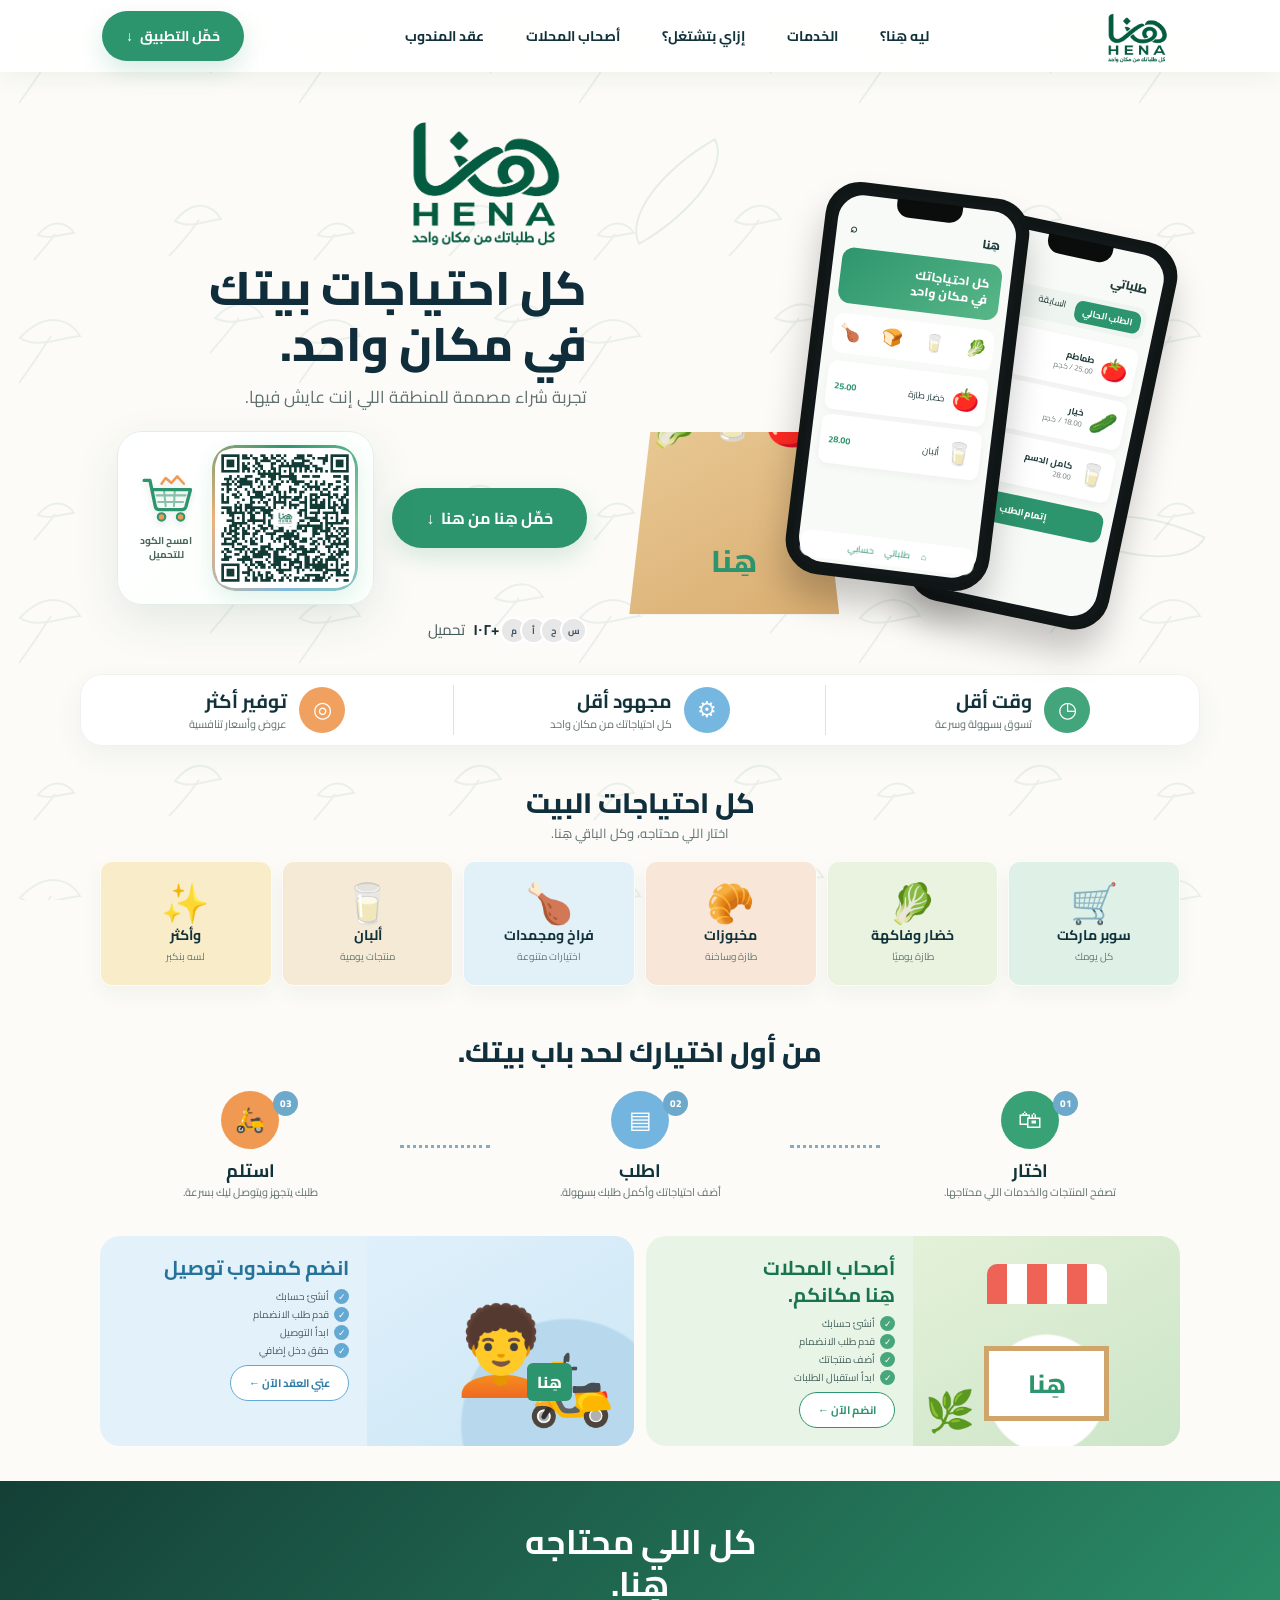
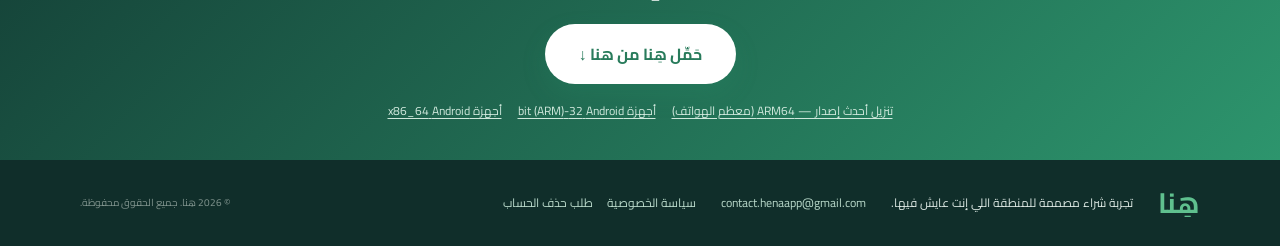
<file: index.html>
﻿<!DOCTYPE html>
<html lang="ar" dir="rtl">
<head>
    <meta charset="UTF-8">
    <meta name="viewport" content="width=device-width, initial-scale=1.0">
    <title>هِنا — كل احتياجات بيتك في مكان واحد</title>
    <link rel="preconnect" href="https://fonts.googleapis.com">
    <link rel="preconnect" href="https://fonts.gstatic.com" crossorigin>
    <link href="https://fonts.googleapis.com/css2?family=Cairo:wght@400;500;600;700;800&display=swap" rel="stylesheet">
    <link rel="stylesheet" href="style-v2.css?v=20261027-2">
    <style id="hena-inline-styles">
*{box-sizing:border-box;margin:0;padding:0}
:root{--pearl:#fcfbf7;--white:#fff;--green:#2d956d;--dark:#123b35;--blue:#82b9df;--orange:#ef9b55;--text:#12323b;--muted:#60716f;--line:#e8eee9;--shadow:0 16px 45px rgba(31,78,61,.10);--font:'Cairo',sans-serif}
html{scroll-behavior:smooth}body{font-family:var(--font);color:var(--text);background:var(--pearl);line-height:1.5;overflow-x:hidden}
body:before{content:"";position:fixed;inset:0;z-index:-1;pointer-events:none;opacity:.22;background-image:url("data:image/svg+xml,%3Csvg xmlns='http://www.w3.org/2000/svg' width='280' height='280' viewBox='0 0 280 280'%3E%3Cg fill='none' stroke='%236aa887' stroke-width='2' opacity='.55'%3E%3Cpath d='M20 58c25-27 49-20 60-2-22 2-43 13-60 2Z'/%3E%3Cpath d='M51 56C40 73 30 88 19 103'/%3E%3Cpath d='M215 38c21-21 40-15 48-1-18 2-32 9-48 1Z'/%3E%3Cpath d='M239 38c-9 12-19 23-29 35'/%3E%3Cpath d='M175 221c18-23 37-17 46-2-17 2-31 10-46 2Z'/%3E%3Cpath d='M199 220c-10 14-19 25-30 36'/%3E%3Cpath d='M38 235c13-17 29-13 36-2-13 1-24 7-36 2Z'/%3E%3Cpath d='M55 234c-7 10-14 18-21 26'/%3E%3C/g%3E%3C/svg%3E");background-size:280px 280px}
a{text-decoration:none;color:inherit}.navbar{position:fixed;top:0;left:0;right:0;z-index:100;background:rgba(255,255,255,.9);backdrop-filter:blur(14px);box-shadow:0 5px 25px rgba(27,69,54,.06)}
.nav-inner{height:72px;max-width:1120px;margin:auto;padding:0 22px;display:flex;align-items:center;gap:30px}.brand{font-size:34px;font-weight:800;color:var(--green);letter-spacing:-2px;display:flex;align-items:center}.brand img{display:block;width:88px;height:auto}.nav-links{display:flex;gap:42px;align-items:center;flex:1;justify-content:center}.nav-links a{font-size:14px;font-weight:700}.nav-links a:hover{color:var(--green)}
.btn{border:0;border-radius:999px;padding:12px 24px;font:700 14px var(--font);cursor:pointer;transition:.25s;display:inline-flex;align-items:center;justify-content:center;gap:7px}.btn-primary{background:var(--green);color:#fff;box-shadow:0 10px 25px rgba(45,149,109,.18)}.btn-primary:hover{transform:translateY(-2px);background:#257f5d}.btn-secondary{background:#fff;border:1px solid var(--green);color:var(--green)}.btn-large{padding:15px 34px;font-size:16px}.hamburger{display:none;background:none;border:0}.hamburger i{display:block;width:24px;height:3px;background:var(--dark);margin:4px;border-radius:5px}
.hero{padding:105px 20px 20px}.hero-inner{max-width:1120px;min-height:475px;margin:auto;display:grid;grid-template-columns:1.05fr .95fr;gap:10px;align-items:center}.hero-copy{order:2;padding:0 20px 10px 0}.hero-logo{font-size:76px;line-height:1;color:var(--green);font-weight:800;margin-bottom:8px}.hero-logo-img{display:block;width:220px;max-width:75%;height:auto;margin:0 0 8px auto}.hero h1{font-size:47px;line-height:1.2;color:#102d3b;font-weight:800;margin-bottom:13px}.hero-copy>p{font-size:17px;color:var(--muted);margin-bottom:20px}.hero-actions{display:flex;align-items:center;gap:18px}.qr-wrap{display:flex;align-items:center;justify-content:center;gap:13px;background:linear-gradient(135deg,#fff 0%,#fbfffc 100%);padding:13px 15px;border:1px solid #e3eee7;border-radius:25px;box-shadow:var(--shadow);flex:0 0 auto}
.qr-frame{position:relative;isolation:isolate;width:146px;height:146px;padding:5px;border-radius:23px;background:#fff;display:grid;place-items:center;flex:0 0 auto;box-shadow:0 7px 20px rgba(45,149,109,.12)}
.qr-frame:before{content:"";position:absolute;inset:0;border-radius:23px;padding:3px;background:conic-gradient(from 0deg,#2d956d,#8bcba6,#82b9df,#efb17a,#2d956d);-webkit-mask:linear-gradient(#000 0 0) content-box,linear-gradient(#000 0 0);-webkit-mask-composite:xor;mask-composite:exclude;animation:qrBorderSpin 5s linear infinite;pointer-events:none}
.qr-frame:after{content:"";position:absolute;inset:5px;border:1px solid rgba(45,149,109,.12);border-radius:17px;pointer-events:none}
.qr{width:136px;height:136px;display:block;position:relative;z-index:1;padding:0;border-radius:11px;overflow:hidden;background:#fff}
.qr-wrap a.qr img.qr-img{width:100%;height:100%;display:block;object-fit:cover;border-radius:0}
.qr-side{width:66px;display:flex;flex-direction:column;align-items:center;justify-content:center;gap:8px;text-align:center}
.qr-side small{font-size:11px;line-height:1.5;color:#48655a;font-weight:700}
.qr-cart{width:53px;height:53px;display:grid;place-items:center;color:var(--green);animation:cartNudge 2.4s ease-in-out infinite;transform-origin:center center}
.qr-cart svg{width:100%;height:100%;display:block;overflow:visible;filter:drop-shadow(0 3px 3px rgba(18,59,53,.12))}
@keyframes qrBorderSpin{to{filter:hue-rotate(360deg)}}
@keyframes cartNudge{0%,100%{transform:translateX(-5px) rotate(-2deg)}50%{transform:translateX(5px) rotate(2deg)}}
@media(prefers-reduced-motion:reduce){.qr-frame:before,.qr-cart{animation:none}}.qr-wrap small{font-size:10px;line-height:1.45;text-align:center}.downloads{margin-top:12px;display:flex;align-items:center;gap:8px;color:#445b5a;font-size:15px}.downloads strong{color:#172f39}.avatars{display:flex;direction:ltr}.avatars b{width:27px;height:27px;border-radius:50%;background:#e7e7e7;border:2px solid #fff;display:grid;place-items:center;margin-left:-7px;font-size:9px;color:#456}.hero-art{order:1;height:470px;position:relative}.phone{position:absolute;width:205px;height:395px;background:#121819;border:7px solid #101516;border-radius:35px;box-shadow:0 24px 35px rgba(0,0,0,.22);padding:6px}.phone-one{right:190px;top:45px;transform:rotate(7deg);z-index:2}.phone-two{right:55px;top:80px;transform:rotate(12deg);z-index:1}.speaker{position:absolute;top:5px;left:50%;transform:translateX(-50%);width:66px;height:18px;border-radius:0 0 13px 13px;background:#0b0d0d;z-index:3}.phone-screen{height:100%;border-radius:25px;background:#f8faf8;overflow:hidden;padding:22px 9px 8px;color:#203b3a;font-size:9px}.screen-top,.screen-title{display:flex;justify-content:space-between;align-items:center;font-weight:800;font-size:12px;padding:3px 5px 10px}.promo{background:linear-gradient(135deg,#2d956d,#58b788);color:#fff;border-radius:12px;padding:12px;font-weight:800;font-size:12px;line-height:1.35;margin-bottom:10px}.mini-cats{display:flex;justify-content:space-between;background:#fff;border-radius:10px;padding:7px;margin-bottom:8px}.mini-cats b{font-size:17px}.product-row,.order-item{display:flex;align-items:center;gap:7px;background:#fff;border-radius:9px;padding:8px;margin:5px 0;box-shadow:0 3px 9px rgba(0,0,0,.04)}.product-row span,.order-item>span{font-size:22px}.product-row em{font-style:normal;flex:1}.product-row strong{color:var(--green)}.bottom-nav{position:absolute;bottom:10px;left:8px;right:8px;background:#fff;padding:7px;border-radius:10px;text-align:center;color:var(--green)}.tabs{display:flex;gap:10px;background:#eef4f0;padding:5px;border-radius:10px;margin-bottom:10px}.tabs b{background:var(--green);color:#fff;padding:4px 8px;border-radius:8px}.order-item div{font-weight:700;flex:1}.order-item small{display:block;color:#6d7b78;font-weight:400}.order-total{background:var(--green);color:#fff;border-radius:10px;padding:9px;text-align:center;font-weight:800;margin-top:10px}.grocery-bag{position:absolute;bottom:0;left:12px;width:210px;height:190px;background:linear-gradient(150deg,#e9c995,#d9ad70);clip-path:polygon(10% 4%,90% 4%,100% 100%,0 100%);z-index:0;display:flex;align-items:flex-end;justify-content:center;padding-bottom:30px;box-shadow:var(--shadow);font-size:30px;color:var(--green);font-weight:800}.grocery-bag i{position:absolute;font-style:normal;font-size:45px;top:-35px}.grocery-bag i:nth-child(2){left:20px}.grocery-bag i:nth-child(3){right:18px}.grocery-bag i:nth-child(4){left:75px;top:-42px}.leaf{position:absolute;width:120px;height:55px;border:2px solid #8bb8a2;border-radius:100% 0 100% 0;opacity:.2;transform:rotate(-30deg)}.leaf-a{left:0;top:20px}.leaf-b{right:0;bottom:50px;transform:rotate(25deg)}
.benefit-bar{max-width:1120px;margin:0 auto 10px;background:rgba(255,255,255,.9);border:1px solid #eef1ed;border-radius:22px;box-shadow:0 10px 28px rgba(42,83,66,.06);display:grid;grid-template-columns:repeat(3,1fr);overflow:hidden}.benefit-bar>div{padding:12px 25px;display:flex;justify-content:center;align-items:center;gap:12px;position:relative}.benefit-bar>div+div:before{content:"";position:absolute;right:0;height:50px;border-right:1px solid #dce4df}.benefit-icon{width:46px;height:46px;border-radius:50%;display:grid;place-items:center;color:#fff;font-size:22px}.benefit-icon.green{background:#42a57b}.benefit-icon.blue{background:#76b7e1}.benefit-icon.orange{background:#f0a15f}.benefit-bar article{display:flex;flex-direction:column}.benefit-bar strong{font-size:19px}.benefit-bar small{color:var(--muted);font-size:11px}
.services,.how{max-width:1120px;margin:auto;padding:26px 20px 30px}.section-head{text-align:center;margin-bottom:18px}.section-head h2{font-size:28px;font-weight:800;color:#102f3c}.section-head p{font-size:13px;color:var(--muted)}.category-grid{display:grid;grid-template-columns:repeat(6,1fr);gap:10px}.category{height:125px;border-radius:12px;display:flex;flex-direction:column;align-items:center;justify-content:center;gap:3px;text-align:center;border:1px solid rgba(255,255,255,.8);box-shadow:0 8px 20px rgba(34,71,57,.05)}.category span{font-size:39px;line-height:1}.category strong{font-size:14px}.category small{font-size:10px;color:#667875}.c-green{background:#dff0e7}.c-lightgreen{background:#e9f3df}.c-peach{background:#f8e7d9}.c-blue{background:#e2f0f8}.c-cream{background:#f5ead5}.c-yellow{background:#f8edc8}
.how{padding-top:15px}.steps{display:grid;grid-template-columns:1fr 90px 1fr 90px 1fr;align-items:center;direction:rtl}.step{text-align:center;position:relative}.step-no{position:absolute;top:0;right:calc(50% - 48px);background:#6ca9ca;color:#fff;border-radius:50%;font-size:10px;font-weight:800;width:25px;height:25px;display:grid;place-items:center}.step-icon{width:58px;height:58px;border-radius:50%;display:grid;place-items:center;color:#fff;font-size:24px;margin:0 auto 8px}.step-icon.green{background:#39a176}.step-icon.blue{background:#74b5df}.step-icon.orange{background:#ef9952}.step h3{font-size:18px}.step p{font-size:11px;color:var(--muted)}.connector{border-top:3px dotted #83abc1}
.partners{max-width:1120px;margin:auto;padding:5px 20px 35px;display:grid;grid-template-columns:1fr 1fr;gap:12px}.partner-card{min-height:185px;border-radius:20px;display:grid;grid-template-columns:1fr 1fr;overflow:hidden}.merchant{background:#e8f5e6}.driver{background:#e3f1fa}.partner-copy{padding:18px 18px}.partner-copy h2{font-size:20px;line-height:1.35;color:#18734f;margin-bottom:7px}.driver .partner-copy h2{color:#26739a}.partner-copy ul{list-style:none;font-size:10px;color:#45605b;line-height:1.8}.partner-copy li:before{content:"✓";display:inline-grid;place-items:center;width:15px;height:15px;border-radius:50%;background:#48a67b;color:#fff;font-size:9px;margin-left:5px}.driver .partner-copy li:before{background:#63a9d3}.partner-copy .btn{font-size:11px;padding:7px 18px;margin-top:5px}.blue-btn{border-color:#63a9d3;color:#347da8}.partner-illustration{position:relative;display:flex;align-items:flex-end;justify-content:center;overflow:hidden}.shop-illus{background:radial-gradient(circle at 50% 75%,#fff 0 28%,transparent 29%),linear-gradient(150deg,#e4f1d9,#cce5c8)}.awning{position:absolute;top:28px;width:120px;height:40px;background:repeating-linear-gradient(90deg,#ef6256 0 20px,#fff 20px 40px);border-radius:10px 10px 0 0}.shop-window{width:125px;height:75px;background:#fff;border:5px solid #d0a56b;color:var(--green);display:grid;place-items:center;font-size:25px;font-weight:800;margin-bottom:25px}.plant{position:absolute;bottom:5px;left:12px;font-size:40px}.driver-illus{background:radial-gradient(circle at 75% 90%,#b8d8ed 0 38%,transparent 39%),linear-gradient(150deg,#dff0fb,#cce6f5)}.rider{font-size:85px;z-index:2;margin-bottom:32px}.bike{position:absolute;right:20px;bottom:6px;font-size:70px}.box{position:absolute;right:62px;bottom:45px;background:#2d956d;color:#fff;font-weight:800;padding:7px 10px;border-radius:6px;z-index:3}
.final-cta{margin-top:0;padding:40px 20px;text-align:center;background:linear-gradient(135deg,#143f36,#2d956d);color:#fff}.final-cta h2{font-size:34px;color:#fff;line-height:1.25;margin-bottom:18px}.final-cta .btn{background:#fff;color:#287b5b}
footer{background:#102e2a;color:#dbe7e2;padding:22px}.footer-inner{max-width:1120px;margin:auto;display:flex;align-items:center;gap:25px;flex-wrap:wrap;font-size:12px}.footer-inner strong{font-size:28px;color:#5fc08e}.footer-inner a{color:#b9d9ca}.footer-inner small{margin-right:auto;color:#82958f}
@media(max-width:850px){.nav-links{display:none}.nav-download{display:none}.hamburger{display:block;margin-right:auto}.hero-inner{grid-template-columns:1fr}.hero-copy{order:1;text-align:center;padding:0}.hero-logo{font-size:58px}.hero-logo-img{margin:0 auto 8px;width:200px}.hero h1{font-size:37px}.hero-actions{justify-content:center}.downloads{justify-content:center}.hero-art{order:2;height:410px;transform:scale(.9);transform-origin:center top}.benefit-bar{margin:0 15px;grid-template-columns:1fr}.benefit-bar>div{padding:10px}.benefit-bar>div+div:before{display:none}.category-grid{grid-template-columns:repeat(3,1fr)}.partners{grid-template-columns:1fr}.steps{grid-template-columns:1fr;gap:18px}.connector{width:50px;margin:auto;transform:rotate(90deg)}}
@media(max-width:520px){.qr-wrap{gap:10px;padding:10px;border-radius:20px}.qr-frame{width:132px;height:132px;padding:5px;border-radius:20px}.qr-frame:before{border-radius:20px}.qr{width:122px;height:122px;padding:0;border-radius:9px}.qr-img{width:100%;height:100%}.qr-side{width:55px}.qr-cart{width:46px;height:46px}.qr-side small{font-size:10px}.hero{padding-top:92px}.hero h1{font-size:30px}.hero-copy>p{font-size:13px}.hero-actions{flex-direction:column}.qr-wrap{order:2}.hero-art{transform:scale(.72);height:315px;margin-top:-25px}.phone-one{right:calc(50% - 85px)}.phone-two{right:calc(50% + 40px);top:75px}.grocery-bag{left:calc(50% - 150px);transform:scale(.8);transform-origin:bottom left}.category-grid{grid-template-columns:repeat(2,1fr)}.category{height:120px}.partner-card{grid-template-columns:1fr}.partner-illustration{min-height:140px}.footer-inner{justify-content:center;text-align:center}.footer-inner small{margin:0;width:100%}}

    </style>
</head>
<body>
<nav class="navbar">
  <div class="nav-inner">
    <a class="brand" href="#" aria-label="هِنا"><img src="hena-logo.png?v=20261027-1" alt="هِنا — كل طلباتك من مكان واحد"></a>
    <div class="nav-links" id="navbarMenu">
      <a href="#why">ليه هِنا؟</a>
      <a href="#services">الخدمات</a>
      <a href="#how">إزاي بتشتغل؟</a>
      <a href="#merchants">أصحاب المحلات</a>
      <a href="contract.html">عقد المندوب</a>
    </div>
    <button class="btn btn-primary btn-download nav-download" data-url="https://github.com/ananbusiness88-hue/Hena/releases/latest/download/hena.apk">حَمِّل التطبيق <span>↓</span></button>
    <button class="hamburger" id="hamburger" aria-label="القائمة"><i></i><i></i><i></i></button>
  </div>
</nav>

<main>
<section class="hero">
  <div class="hero-inner">
    <div class="hero-copy">
      <img class="hero-logo-img" src="hena-logo.png?v=20261027-1" alt="هِنا — كل طلباتك من مكان واحد">
      <h1>كل احتياجات بيتك<br>في مكان واحد.</h1>
      <p>تجربة شراء مصممة للمنطقة اللي إنت عايش فيها.</p>
      <div class="hero-actions">
        <button class="btn btn-primary btn-large btn-download" data-url="https://github.com/ananbusiness88-hue/Hena/releases/latest/download/hena.apk">حَمِّل هِنا من هنا <span>↓</span></button>
        <div class="qr-wrap" aria-label="امسح رمز QR لتحميل تطبيق هِنا">
          <div class="qr-frame">
            <a class="qr" href="https://github.com/ananbusiness88-hue/Hena/releases/latest/download/hena.apk" title="تحميل هِنا مباشرة" aria-label="تحميل تطبيق هِنا"><img class="qr-img" src="hena-download-qr.png?v=20261027-3" width="684" height="684" alt="رمز QR لتحميل تطبيق هِنا"></a>
          </div>
          <div class="qr-side">
            <div class="qr-cart" aria-hidden="true">
              <svg viewBox="0 0 64 64" fill="none" xmlns="http://www.w3.org/2000/svg">
                <path d="M5 9h7l6.5 31.2a5 5 0 0 0 4.9 4h27.3a5 5 0 0 0 4.8-3.6L61 20H16" stroke="currentColor" stroke-width="4" stroke-linecap="round" stroke-linejoin="round"/>
                <path d="M20 27h35M22 35h30M29 21l2 19M42 21l-1 19" stroke="currentColor" stroke-width="2.5" stroke-linecap="round" opacity=".55"/>
                <circle cx="26" cy="53" r="4.5" fill="#ef9b55" stroke="currentColor" stroke-width="2.5"/>
                <circle cx="49" cy="53" r="4.5" fill="#ef9b55" stroke="currentColor" stroke-width="2.5"/>
                <path d="M26 13l5-7 7 6 7-8 8 9" stroke="#ef9b55" stroke-width="3" stroke-linecap="round" stroke-linejoin="round"/>
              </svg>
            </div>
            <small>امسح الكود<br>للتحميل</small>
          </div>
        </div>
      </div>
      <div class="downloads"><span class="avatars"><b>م</b><b>أ</b><b>ح</b><b>س</b></span><strong>+<span id="download-count" aria-live="polite" title="جارٍ تحميل عدد التنزيلات الفعلي">١٠٢</span></strong> تحميل</div>
    </div>

    <div class="hero-art">
      <div class="leaf leaf-a"></div><div class="leaf leaf-b"></div>
      <div class="grocery-bag"><span>هِنا</span><i>🥬</i><i>🍅</i><i>🥛</i></div>
      <div class="phone phone-one">
        <div class="speaker"></div>
        <div class="phone-screen">
          <div class="screen-top"><span>هِنا</span><span>⌕</span></div>
          <div class="promo">كل احتياجاتك<br>في مكان واحد</div>
          <div class="mini-cats"><b>🥬</b><b>🥛</b><b>🍞</b><b>🍗</b></div>
          <div class="product-row"><span>🍅</span><em>خضار طازة</em><strong>25.00</strong></div>
          <div class="product-row"><span>🥛</span><em>ألبان</em><strong>28.00</strong></div>
          <div class="bottom-nav">⌂　 طلباتي　 حسابي</div>
        </div>
      </div>
      <div class="phone phone-two">
        <div class="speaker"></div>
        <div class="phone-screen">
          <div class="screen-title">طلباتي</div>
          <div class="tabs"><b>الطلب الحالي</b><span>السابقة</span></div>
          <div class="order-item"><span>🍅</span><div>طماطم<small>25.00 / كجم</small></div></div>
          <div class="order-item"><span>🥒</span><div>خيار<small>18.00 / كجم</small></div></div>
          <div class="order-item"><span>🥛</span><div>كامل الدسم<small>28.00</small></div></div>
          <div class="order-total">إتمام الطلب</div>
        </div>
      </div>
    </div>
  </div>
</section>

<section class="benefit-bar" id="why">
  <div><span class="benefit-icon green">◷</span><article><strong>وقت أقل</strong><small>تسوق بسهولة وسرعة</small></article></div>
  <div><span class="benefit-icon blue">⚙</span><article><strong>مجهود أقل</strong><small>كل احتياجاتك من مكان واحد</small></article></div>
  <div><span class="benefit-icon orange">◎</span><article><strong>توفير أكثر</strong><small>عروض وأسعار تنافسية</small></article></div>
</section>

<section class="services" id="services">
  <div class="section-head"><h2>كل احتياجات البيت</h2><p>اختار اللي محتاجه، وكل الباقي هِنا.</p></div>
  <div class="category-grid">
    <div class="category c-green"><span>🛒</span><strong>سوبر ماركت</strong><small>كل يومك</small></div>
    <div class="category c-lightgreen"><span>🥬</span><strong>خضار وفاكهة</strong><small>طازة يوميًا</small></div>
    <div class="category c-peach"><span>🥐</span><strong>مخبوزات</strong><small>طازة وساخنة</small></div>
    <div class="category c-blue"><span>🍗</span><strong>فراخ ومجمدات</strong><small>اختيارات متنوعة</small></div>
    <div class="category c-cream"><span>🥛</span><strong>ألبان</strong><small>منتجات يومية</small></div>
    <div class="category c-yellow"><span>✨</span><strong>وأكثر</strong><small>لسه بنكبر</small></div>
  </div>
</section>

<section class="how" id="how">
  <div class="section-head"><h2>من أول اختيارك لحد باب بيتك.</h2></div>
  <div class="steps">
    <div class="step"><span class="step-no">01</span><div class="step-icon green">🛍</div><h3>اختار</h3><p>تصفح المنتجات والخدمات اللي محتاجها.</p></div>
    <div class="connector"></div>
    <div class="step"><span class="step-no">02</span><div class="step-icon blue">▤</div><h3>اطلب</h3><p>أضف احتياجاتك وأكمل طلبك بسهولة.</p></div>
    <div class="connector"></div>
    <div class="step"><span class="step-no">03</span><div class="step-icon orange">🛵</div><h3>استلم</h3><p>طلبك يتجهز ويتوصل ليك بسرعة.</p></div>
  </div>
</section>

<section class="partners" id="merchants">
  <div class="partner-card merchant">
    <div class="partner-illustration shop-illus"><div class="awning"></div><div class="shop-window">هِنا</div><div class="plant">🌿</div></div>
    <div class="partner-copy"><h2>أصحاب المحلات<br>هِنا مكانكم.</h2><ul><li>أنشئ حسابك</li><li>قدم طلب الانضمام</li><li>أضف منتجاتك</li><li>ابدأ استقبال الطلبات</li></ul><a class="btn btn-secondary" href="mailto:merchants@hena.app">انضم الآن ←</a></div>
  </div>
  <div class="partner-card driver">
    <div class="partner-illustration driver-illus"><div class="rider">🧑‍🦱</div><div class="bike">🛵</div><div class="box">هِنا</div></div>
    <div class="partner-copy"><h2>انضم كمندوب توصيل</h2><ul><li>أنشئ حسابك</li><li>قدم طلب الانضمام</li><li>ابدأ التوصيل</li><li>حقق دخل إضافي</li></ul><a class="btn btn-secondary blue-btn" href="contract.html">عبّي العقد الآن ←</a></div>
  </div>
</section>

<section class="final-cta">
  <h2>كل اللي محتاجه<br>هِنا.</h2>
  <button class="btn btn-primary btn-large btn-download" data-url="https://github.com/ananbusiness88-hue/Hena/releases/latest/download/hena.apk">حَمِّل هِنا من هنا ↓</button>
  <div class="download-variants" aria-label="روابط تنزيل ملفات التطبيق حسب نوع الجهاز" style="display:flex;flex-wrap:wrap;justify-content:center;gap:4px 16px;margin-top:8px">
    <a class="cta-backup" href="https://github.com/ananbusiness88-hue/Hena/releases/latest/download/hena.apk" download>تنزيل أحدث إصدار — ARM64 (معظم الهواتف)</a>
    <a class="cta-backup" href="https://github.com/ananbusiness88-hue/Hena/releases/latest/download/hena-armeabi-v7a.apk" download>أجهزة Android ‏32-bit (ARM)</a>
    <a class="cta-backup" href="https://github.com/ananbusiness88-hue/Hena/releases/latest/download/hena-x86_64.apk" download>أجهزة Android ‏x86_64</a>
  </div>
</section>
</main>

<footer><div class="footer-inner"><strong>هِنا</strong><span>تجربة شراء مصممة للمنطقة اللي إنت عايش فيها.</span><a href="mailto:contact.henaapp@gmail.com">contact.henaapp@gmail.com</a><nav aria-label="روابط قانونية" style="display:flex;gap:14px;flex-wrap:wrap;justify-content:center"><a href="privacy.html?v=20261028-2">سياسة الخصوصية</a><a href="delete-account.html">طلب حذف الحساب</a></nav><small>© 2026 هِنا. جميع الحقوق محفوظة.</small></div></footer>
<script src="script.js?v=20261102-1"></script>
</body>
</html>
</file>
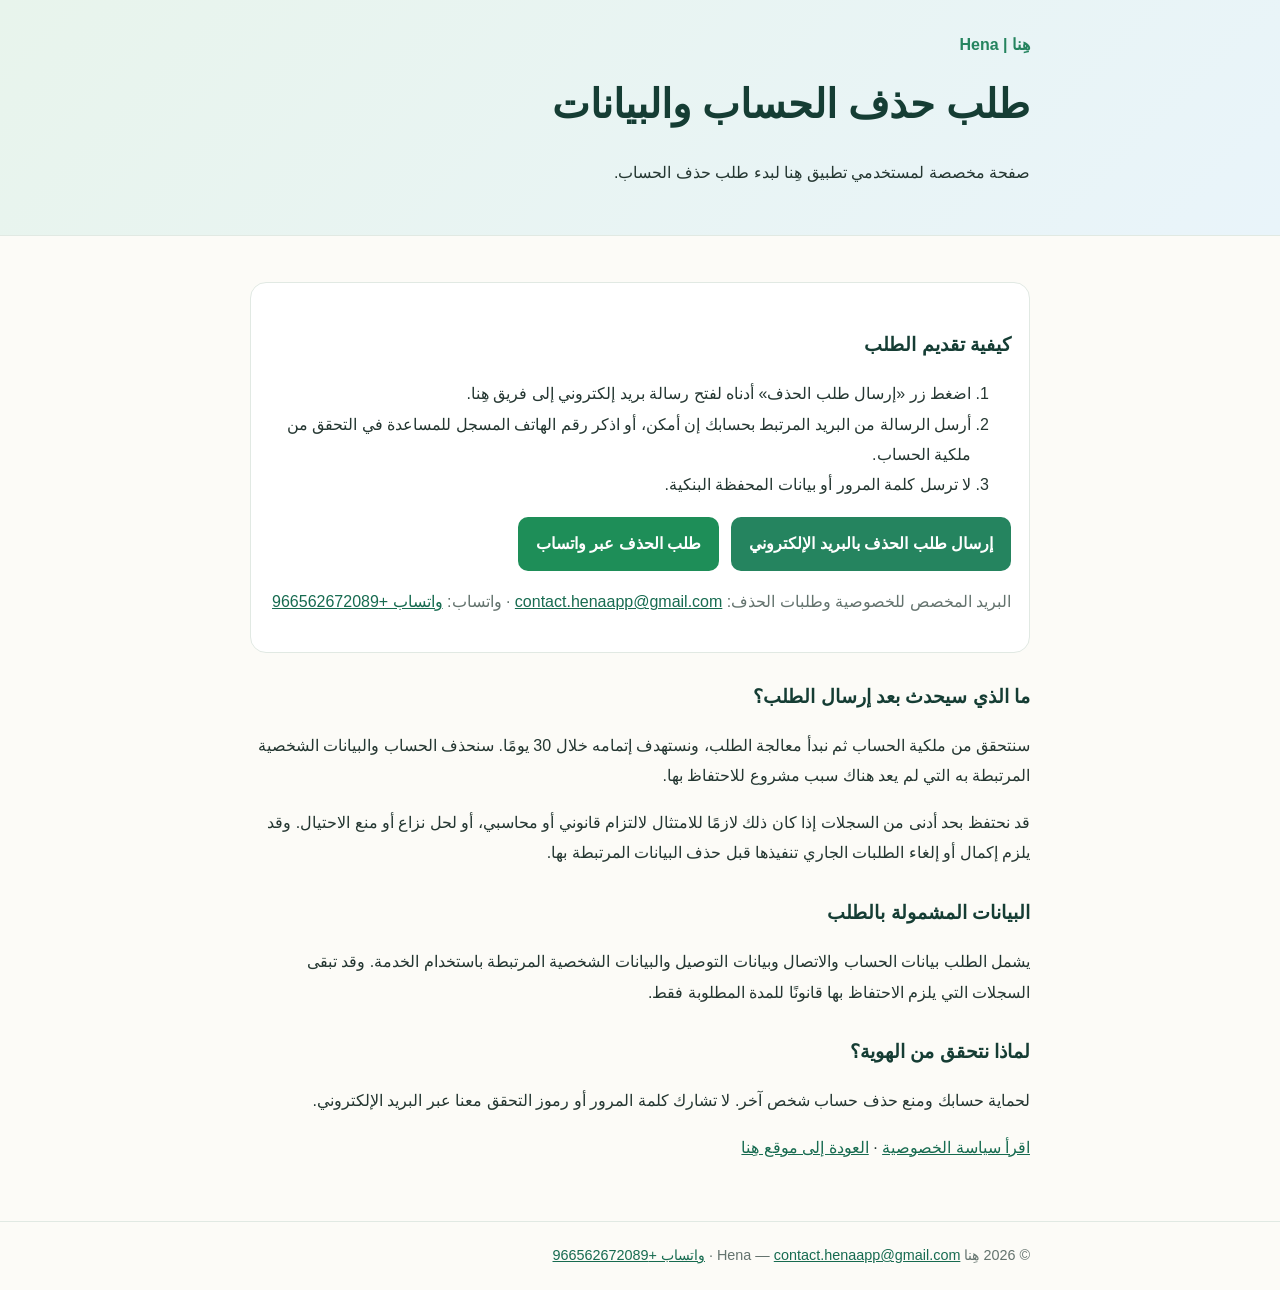
<file: delete-account.html>
<!DOCTYPE html>
<html lang="ar" dir="rtl">
<head>
  <meta charset="UTF-8">
  <meta name="viewport" content="width=device-width, initial-scale=1">
  <meta name="description" content="طريقة طلب حذف حساب هِنا Hena والبيانات الشخصية المرتبطة به.">
  <title>طلب حذف الحساب | هِنا Hena</title>
  <style>
    :root{--green:#25845f;--dark:#153d34;--paper:#fcfbf7;--text:#243631;--muted:#64736e;--line:#e1e9e3}
    *{box-sizing:border-box}body{margin:0;background:var(--paper);color:var(--text);font-family:Tahoma,Arial,sans-serif;line-height:1.9}
    header{padding:30px 0;background:linear-gradient(135deg,#e8f4ec,#e9f4fa);border-bottom:1px solid var(--line)}
    main,.inner{max-width:820px;margin:auto;padding-left:20px;padding-right:20px}main{padding-top:28px;padding-bottom:42px}
    h1,h2{color:var(--dark)}h1{font-size:clamp(1.8rem,5vw,2.5rem);margin:6px 0}h2{font-size:1.2rem;margin-top:26px}
    .brand{font-weight:700;color:var(--green)}.card{background:#fff;border:1px solid var(--line);border-radius:16px;padding:18px;margin:18px 0}
    .btn{display:inline-block;background:var(--green);color:#fff;text-decoration:none;padding:12px 18px;border-radius:10px;font-weight:700}
    a{color:#176b50}.muted{color:var(--muted)}footer{border-top:1px solid var(--line);padding:20px 0;color:var(--muted);font-size:.9rem}
    p,li{font-size:1rem}ul{padding-right:24px}
  </style>
</head>
<body>
<header><div class="inner"><div class="brand">هِنا | Hena</div><h1>طلب حذف الحساب والبيانات</h1><p>صفحة مخصصة لمستخدمي تطبيق هِنا لبدء طلب حذف الحساب.</p></div></header>
<main>
  <div class="card">
    <h2>كيفية تقديم الطلب</h2>
    <ol>
      <li>اضغط زر «إرسال طلب الحذف» أدناه لفتح رسالة بريد إلكتروني إلى فريق هِنا.</li>
      <li>أرسل الرسالة من البريد المرتبط بحسابك إن أمكن، أو اذكر رقم الهاتف المسجل للمساعدة في التحقق من ملكية الحساب.</li>
      <li>لا ترسل كلمة المرور أو بيانات المحفظة البنكية.</li>
    </ol>
    <p style="display:flex;gap:12px;flex-wrap:wrap"><a class="btn" href="mailto:contact.henaapp@gmail.com?subject=Hena%20Account%20Deletion%20Request&body=I%20request%20deletion%20of%20my%20Hena%20account.%0ARegistered%20phone%20or%20email%3A%20%0AAccount%20role%20(customer%2Fstore%20owner%2Fdriver)%3A%20">إرسال طلب الحذف بالبريد الإلكتروني</a><a class="btn" style="background:#1e8e58" href="https://wa.me/966562672089?text=I%20request%20deletion%20of%20my%20Hena%20account." target="_blank" rel="noopener noreferrer">طلب الحذف عبر واتساب</a></p>
    <p class="muted">البريد المخصص للخصوصية وطلبات الحذف: <a href="mailto:contact.henaapp@gmail.com">contact.henaapp@gmail.com</a> · واتساب: <a href="https://wa.me/966562672089" target="_blank" rel="noopener noreferrer">واتساب +966562672089</a></p>
  </div>
  <h2>ما الذي سيحدث بعد إرسال الطلب؟</h2>
  <p>سنتحقق من ملكية الحساب ثم نبدأ معالجة الطلب، ونستهدف إتمامه خلال 30 يومًا. سنحذف الحساب والبيانات الشخصية المرتبطة به التي لم يعد هناك سبب مشروع للاحتفاظ بها.</p>
  <p>قد نحتفظ بحد أدنى من السجلات إذا كان ذلك لازمًا للامتثال لالتزام قانوني أو محاسبي، أو لحل نزاع أو منع الاحتيال. وقد يلزم إكمال أو إلغاء الطلبات الجاري تنفيذها قبل حذف البيانات المرتبطة بها.</p>
  <h2>البيانات المشمولة بالطلب</h2>
  <p>يشمل الطلب بيانات الحساب والاتصال وبيانات التوصيل والبيانات الشخصية المرتبطة باستخدام الخدمة. وقد تبقى السجلات التي يلزم الاحتفاظ بها قانونًا للمدة المطلوبة فقط.</p>
  <h2>لماذا نتحقق من الهوية؟</h2>
  <p>لحماية حسابك ومنع حذف حساب شخص آخر. لا تشارك كلمة المرور أو رموز التحقق معنا عبر البريد الإلكتروني.</p>
  <p><a href="privacy.html?v=20261028-2">اقرأ سياسة الخصوصية</a> · <a href="./">العودة إلى موقع هِنا</a></p>
</main>
<footer><div class="inner">© 2026 هِنا Hena — <a href="mailto:contact.henaapp@gmail.com">contact.henaapp@gmail.com</a> · <a href="https://wa.me/966562672089" target="_blank" rel="noopener noreferrer">واتساب +966562672089</a></div></footer>
</body>
</html>
</file>
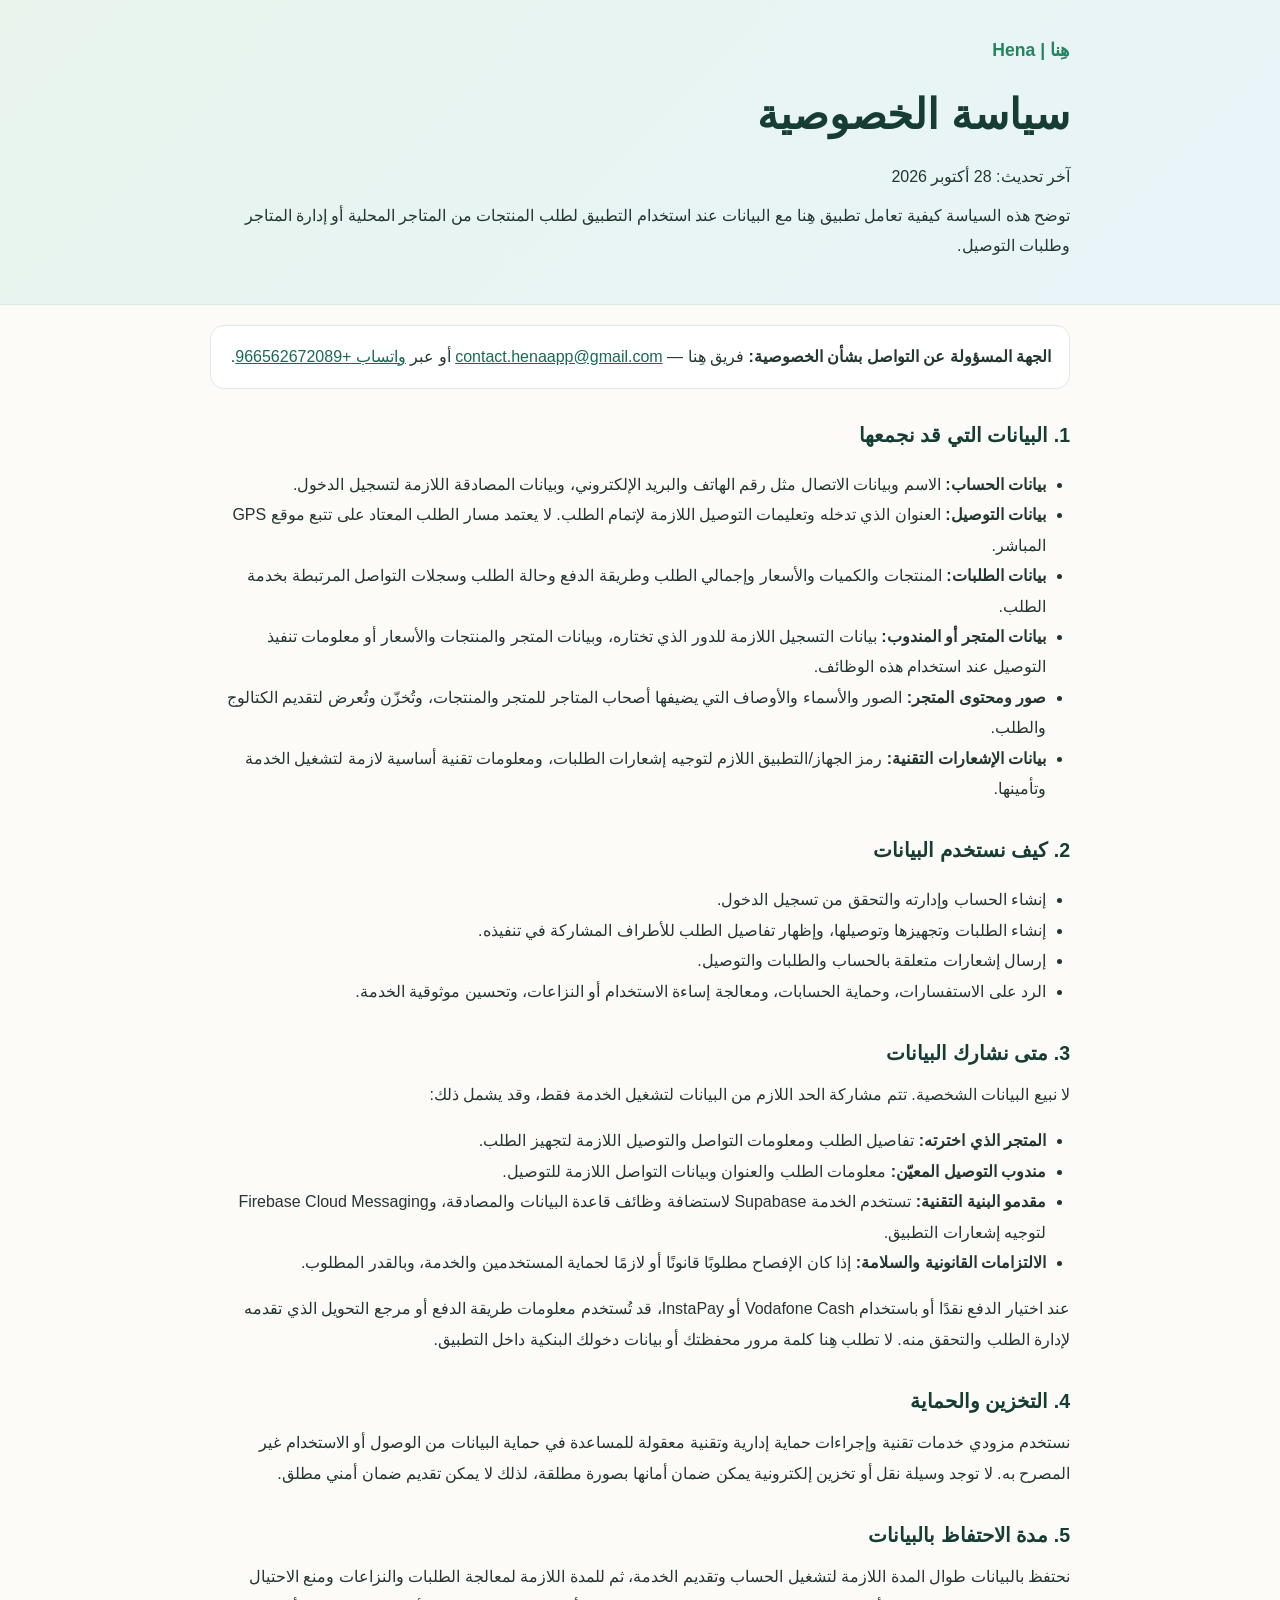
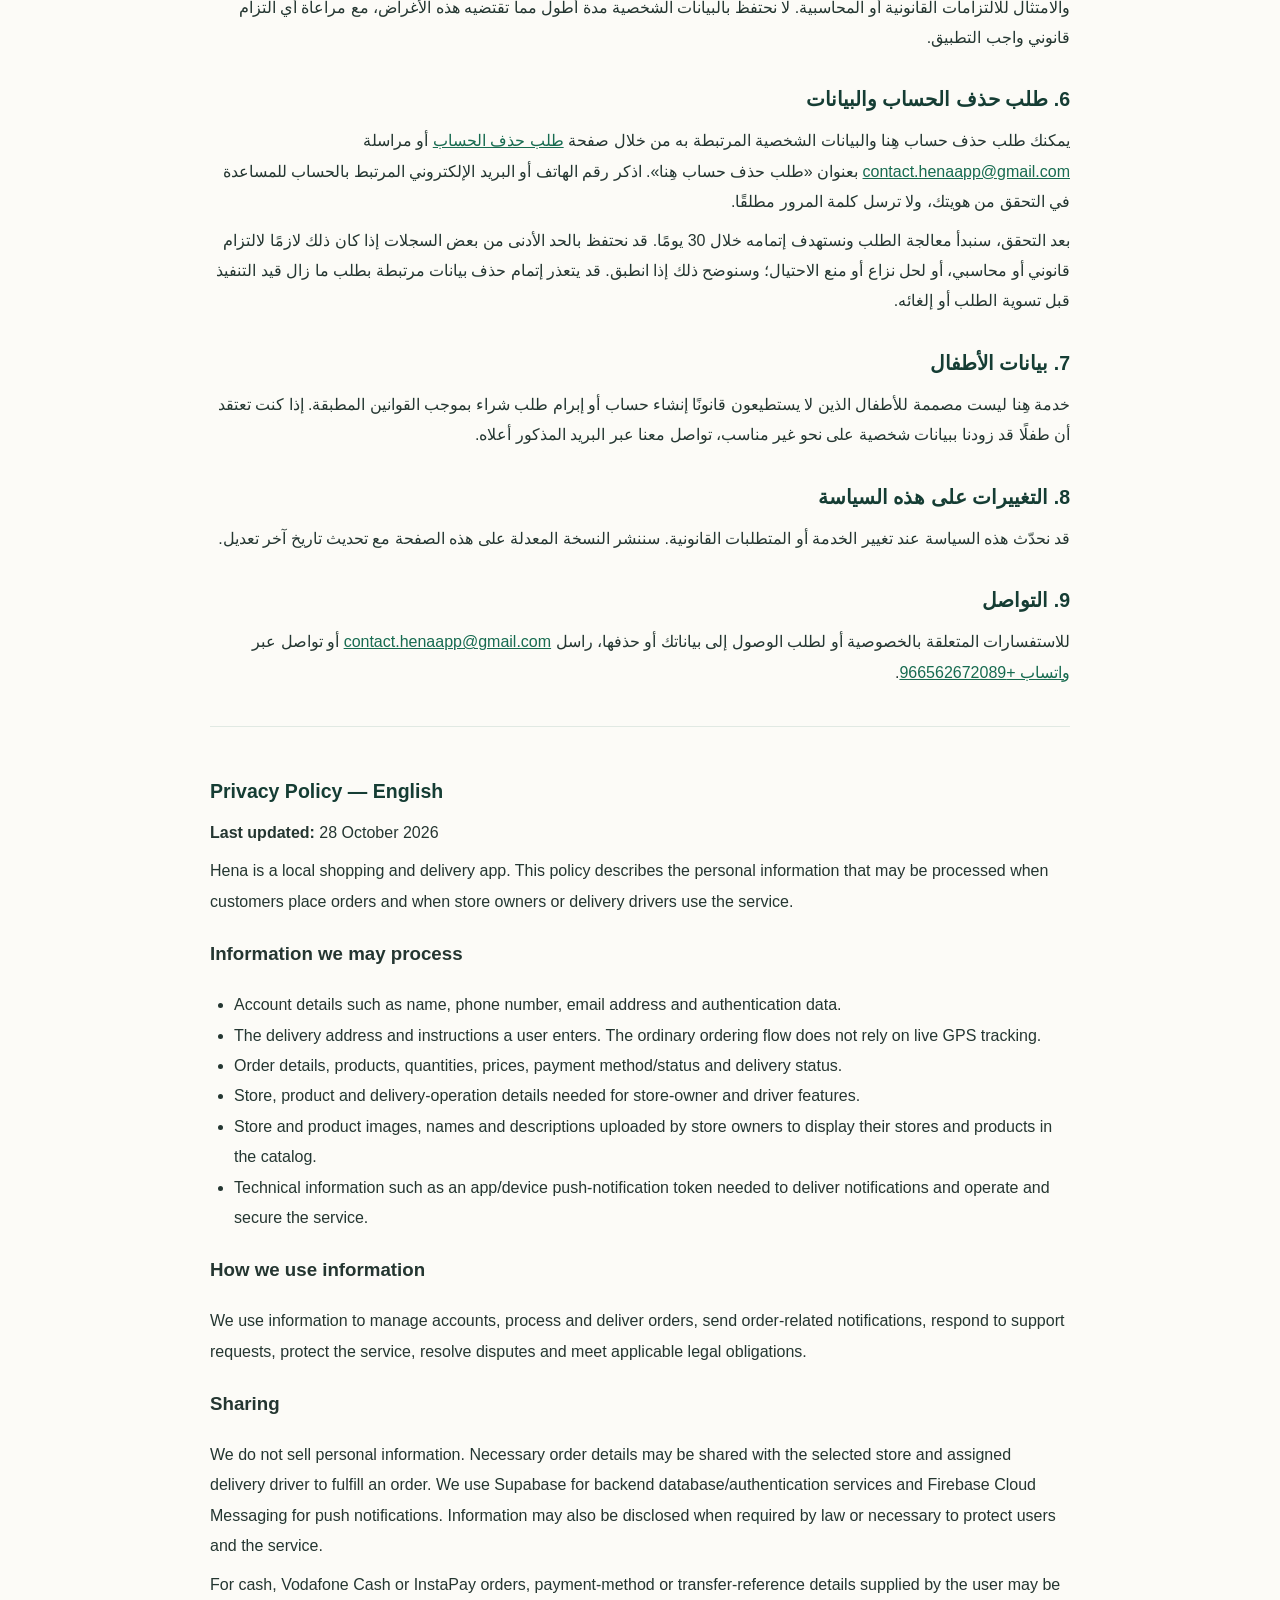
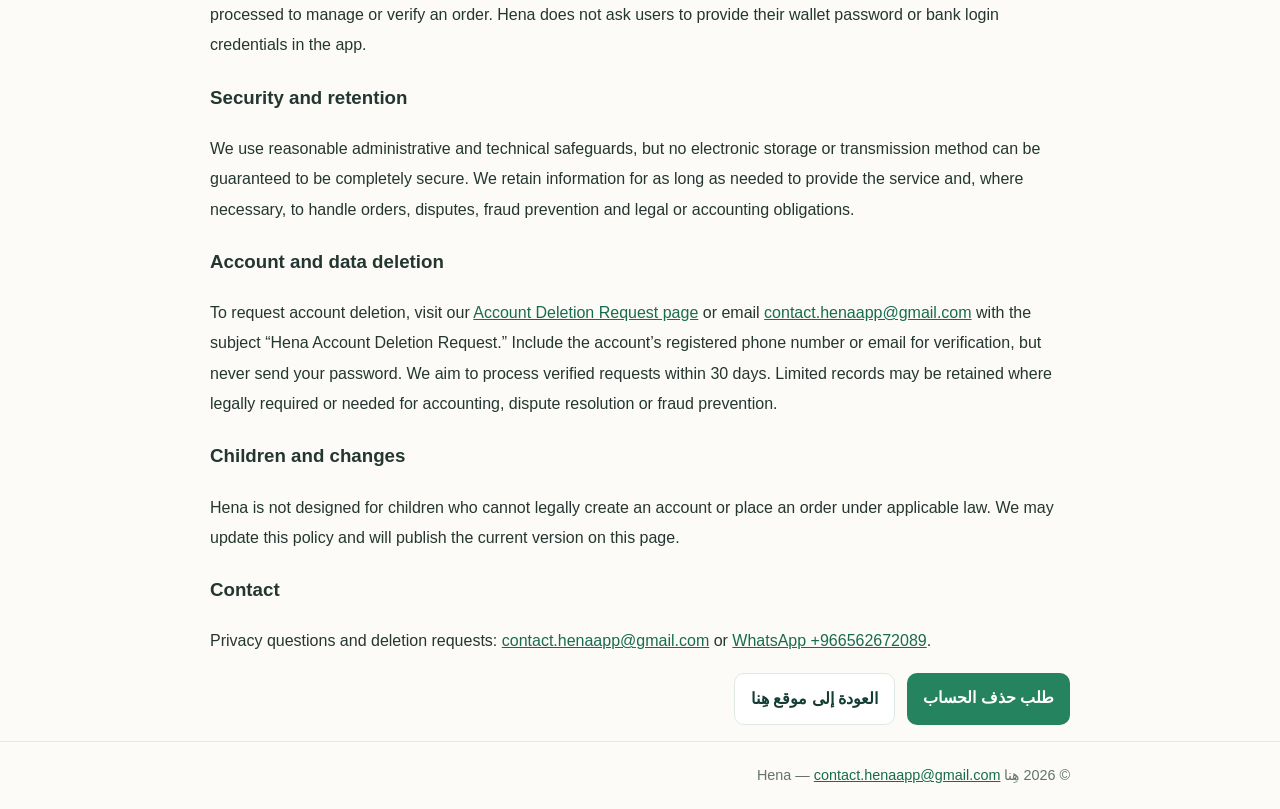
<file: privacy-policy.html>
<!DOCTYPE html>
<html lang="ar" dir="rtl">
<head>
  <meta charset="UTF-8">
  <meta name="viewport" content="width=device-width, initial-scale=1">
  <meta name="description" content="سياسة الخصوصية لتطبيق هِنا Hena.">
  <title>سياسة الخصوصية | هِنا Hena</title>
  <style>
    :root{--green:#25845f;--dark:#153d34;--blue:#eaf4f8;--paper:#fcfbf7;--text:#243631;--muted:#64736e;--line:#e1e9e3}
    *{box-sizing:border-box}body{margin:0;background:var(--paper);color:var(--text);font-family:Tahoma,Arial,sans-serif;line-height:1.9}
    header{background:linear-gradient(135deg,#e8f4ec,#e9f4fa);border-bottom:1px solid var(--line);padding:34px 20px}
    .wrap{max-width:900px;margin:auto;padding:0 20px}header .wrap{padding:0 20px}
    .brand{font-size:1.1rem;font-weight:700;color:var(--green)}h1{color:var(--dark);font-size:clamp(1.8rem,5vw,2.6rem);margin:8px 0}h2{font-size:1.22rem;color:var(--dark);margin:28px 0 8px}
    p,li{font-size:1rem}p{margin:8px 0}ul{padding-right:24px}main{padding:24px 0 46px}
    .notice{background:#fff;border:1px solid var(--line);border-radius:14px;padding:16px 18px;margin:20px 0}
    a{color:#176b50}a:focus{outline:2px solid var(--green);outline-offset:3px}
    .actions{display:flex;flex-wrap:wrap;gap:12px;margin:16px 0}.btn{display:inline-block;padding:10px 16px;border-radius:10px;text-decoration:none;font-weight:700;background:var(--green);color:#fff}.btn.secondary{background:#fff;color:var(--dark);border:1px solid var(--line)}
    footer{border-top:1px solid var(--line);padding:20px 0;color:var(--muted);font-size:.9rem}
    .en{direction:ltr;text-align:left;border-top:1px solid var(--line);margin-top:38px;padding-top:18px}.en h2,.en h3{direction:ltr;text-align:left}.en ul{padding-left:24px;padding-right:0}
    @media(max-width:600px){header{padding:26px 0}p,li{font-size:.96rem}}
  </style>
</head>
<body>
  <header><div class="wrap">
    <div class="brand">هِنا | Hena</div>
    <h1>سياسة الخصوصية</h1>
    <p>آخر تحديث: 28 أكتوبر 2026</p>
    <p>توضح هذه السياسة كيفية تعامل تطبيق هِنا مع البيانات عند استخدام التطبيق لطلب المنتجات من المتاجر المحلية أو إدارة المتاجر وطلبات التوصيل.</p>
  </div></header>
  <main class="wrap">
    <div class="notice"><strong>الجهة المسؤولة عن التواصل بشأن الخصوصية:</strong> فريق هِنا — <a href="mailto:contact.henaapp@gmail.com">contact.henaapp@gmail.com</a> أو عبر <a href="https://wa.me/966562672089" target="_blank" rel="noopener noreferrer">واتساب +966562672089</a>.</div>

    <h2>1. البيانات التي قد نجمعها</h2>
    <ul>
      <li><strong>بيانات الحساب:</strong> الاسم وبيانات الاتصال مثل رقم الهاتف والبريد الإلكتروني، وبيانات المصادقة اللازمة لتسجيل الدخول.</li>
      <li><strong>بيانات التوصيل:</strong> العنوان الذي تدخله وتعليمات التوصيل اللازمة لإتمام الطلب. لا يعتمد مسار الطلب المعتاد على تتبع موقع GPS المباشر.</li>
      <li><strong>بيانات الطلبات:</strong> المنتجات والكميات والأسعار وإجمالي الطلب وطريقة الدفع وحالة الطلب وسجلات التواصل المرتبطة بخدمة الطلب.</li>
      <li><strong>بيانات المتجر أو المندوب:</strong> بيانات التسجيل اللازمة للدور الذي تختاره، وبيانات المتجر والمنتجات والأسعار أو معلومات تنفيذ التوصيل عند استخدام هذه الوظائف.</li>
      <li><strong>صور ومحتوى المتجر:</strong> الصور والأسماء والأوصاف التي يضيفها أصحاب المتاجر للمتجر والمنتجات، وتُخزّن وتُعرض لتقديم الكتالوج والطلب.</li>
      <li><strong>بيانات الإشعارات التقنية:</strong> رمز الجهاز/التطبيق اللازم لتوجيه إشعارات الطلبات، ومعلومات تقنية أساسية لازمة لتشغيل الخدمة وتأمينها.</li>
    </ul>

    <h2>2. كيف نستخدم البيانات</h2>
    <ul>
      <li>إنشاء الحساب وإدارته والتحقق من تسجيل الدخول.</li>
      <li>إنشاء الطلبات وتجهيزها وتوصيلها، وإظهار تفاصيل الطلب للأطراف المشاركة في تنفيذه.</li>
      <li>إرسال إشعارات متعلقة بالحساب والطلبات والتوصيل.</li>
      <li>الرد على الاستفسارات، وحماية الحسابات، ومعالجة إساءة الاستخدام أو النزاعات، وتحسين موثوقية الخدمة.</li>
    </ul>

    <h2>3. متى نشارك البيانات</h2>
    <p>لا نبيع البيانات الشخصية. تتم مشاركة الحد اللازم من البيانات لتشغيل الخدمة فقط، وقد يشمل ذلك:</p>
    <ul>
      <li><strong>المتجر الذي اخترته:</strong> تفاصيل الطلب ومعلومات التواصل والتوصيل اللازمة لتجهيز الطلب.</li>
      <li><strong>مندوب التوصيل المعيّن:</strong> معلومات الطلب والعنوان وبيانات التواصل اللازمة للتوصيل.</li>
      <li><strong>مقدمو البنية التقنية:</strong> تستخدم الخدمة Supabase لاستضافة وظائف قاعدة البيانات والمصادقة، وFirebase Cloud Messaging لتوجيه إشعارات التطبيق.</li>
      <li><strong>الالتزامات القانونية والسلامة:</strong> إذا كان الإفصاح مطلوبًا قانونًا أو لازمًا لحماية المستخدمين والخدمة، وبالقدر المطلوب.</li>
    </ul>
    <p>عند اختيار الدفع نقدًا أو باستخدام Vodafone Cash أو InstaPay، قد تُستخدم معلومات طريقة الدفع أو مرجع التحويل الذي تقدمه لإدارة الطلب والتحقق منه. لا تطلب هِنا كلمة مرور محفظتك أو بيانات دخولك البنكية داخل التطبيق.</p>

    <h2>4. التخزين والحماية</h2>
    <p>نستخدم مزودي خدمات تقنية وإجراءات حماية إدارية وتقنية معقولة للمساعدة في حماية البيانات من الوصول أو الاستخدام غير المصرح به. لا توجد وسيلة نقل أو تخزين إلكترونية يمكن ضمان أمانها بصورة مطلقة، لذلك لا يمكن تقديم ضمان أمني مطلق.</p>

    <h2>5. مدة الاحتفاظ بالبيانات</h2>
    <p>نحتفظ بالبيانات طوال المدة اللازمة لتشغيل الحساب وتقديم الخدمة، ثم للمدة اللازمة لمعالجة الطلبات والنزاعات ومنع الاحتيال والامتثال للالتزامات القانونية أو المحاسبية. لا نحتفظ بالبيانات الشخصية مدة أطول مما تقتضيه هذه الأغراض، مع مراعاة أي التزام قانوني واجب التطبيق.</p>

    <h2 id="delete-account">6. طلب حذف الحساب والبيانات</h2>
    <p>يمكنك طلب حذف حساب هِنا والبيانات الشخصية المرتبطة به من خلال صفحة <a href="delete-account.html">طلب حذف الحساب</a> أو مراسلة <a href="mailto:contact.henaapp@gmail.com?subject=Hena%20Account%20Deletion%20Request">contact.henaapp@gmail.com</a> بعنوان «طلب حذف حساب هِنا». اذكر رقم الهاتف أو البريد الإلكتروني المرتبط بالحساب للمساعدة في التحقق من هويتك، ولا ترسل كلمة المرور مطلقًا.</p>
    <p>بعد التحقق، سنبدأ معالجة الطلب ونستهدف إتمامه خلال 30 يومًا. قد نحتفظ بالحد الأدنى من بعض السجلات إذا كان ذلك لازمًا لالتزام قانوني أو محاسبي، أو لحل نزاع أو منع الاحتيال؛ وسنوضح ذلك إذا انطبق. قد يتعذر إتمام حذف بيانات مرتبطة بطلب ما زال قيد التنفيذ قبل تسوية الطلب أو إلغائه.</p>

    <h2>7. بيانات الأطفال</h2>
    <p>خدمة هِنا ليست مصممة للأطفال الذين لا يستطيعون قانونًا إنشاء حساب أو إبرام طلب شراء بموجب القوانين المطبقة. إذا كنت تعتقد أن طفلًا قد زودنا ببيانات شخصية على نحو غير مناسب، تواصل معنا عبر البريد المذكور أعلاه.</p>

    <h2>8. التغييرات على هذه السياسة</h2>
    <p>قد نحدّث هذه السياسة عند تغيير الخدمة أو المتطلبات القانونية. سننشر النسخة المعدلة على هذه الصفحة مع تحديث تاريخ آخر تعديل.</p>

    <h2>9. التواصل</h2>
    <p>للاستفسارات المتعلقة بالخصوصية أو لطلب الوصول إلى بياناتك أو حذفها، راسل <a href="mailto:contact.henaapp@gmail.com">contact.henaapp@gmail.com</a> أو تواصل عبر <a href="https://wa.me/966562672089" target="_blank" rel="noopener noreferrer">واتساب +966562672089</a>.</p>

    <section class="en" lang="en" dir="ltr" aria-label="English privacy policy">
      <h2>Privacy Policy — English</h2>
      <p><strong>Last updated:</strong> 28 October 2026</p>
      <p>Hena is a local shopping and delivery app. This policy describes the personal information that may be processed when customers place orders and when store owners or delivery drivers use the service.</p>
      <h3>Information we may process</h3>
      <ul>
        <li>Account details such as name, phone number, email address and authentication data.</li>
        <li>The delivery address and instructions a user enters. The ordinary ordering flow does not rely on live GPS tracking.</li>
        <li>Order details, products, quantities, prices, payment method/status and delivery status.</li>
        <li>Store, product and delivery-operation details needed for store-owner and driver features.</li>
        <li>Store and product images, names and descriptions uploaded by store owners to display their stores and products in the catalog.</li>
        <li>Technical information such as an app/device push-notification token needed to deliver notifications and operate and secure the service.</li>
      </ul>
      <h3>How we use information</h3>
      <p>We use information to manage accounts, process and deliver orders, send order-related notifications, respond to support requests, protect the service, resolve disputes and meet applicable legal obligations.</p>
      <h3>Sharing</h3>
      <p>We do not sell personal information. Necessary order details may be shared with the selected store and assigned delivery driver to fulfill an order. We use Supabase for backend database/authentication services and Firebase Cloud Messaging for push notifications. Information may also be disclosed when required by law or necessary to protect users and the service.</p>
      <p>For cash, Vodafone Cash or InstaPay orders, payment-method or transfer-reference details supplied by the user may be processed to manage or verify an order. Hena does not ask users to provide their wallet password or bank login credentials in the app.</p>
      <h3>Security and retention</h3>
      <p>We use reasonable administrative and technical safeguards, but no electronic storage or transmission method can be guaranteed to be completely secure. We retain information for as long as needed to provide the service and, where necessary, to handle orders, disputes, fraud prevention and legal or accounting obligations.</p>
      <h3>Account and data deletion</h3>
      <p>To request account deletion, visit our <a href="delete-account.html">Account Deletion Request page</a> or email <a href="mailto:contact.henaapp@gmail.com?subject=Hena%20Account%20Deletion%20Request">contact.henaapp@gmail.com</a> with the subject “Hena Account Deletion Request.” Include the account’s registered phone number or email for verification, but never send your password. We aim to process verified requests within 30 days. Limited records may be retained where legally required or needed for accounting, dispute resolution or fraud prevention.</p>
      <h3>Children and changes</h3>
      <p>Hena is not designed for children who cannot legally create an account or place an order under applicable law. We may update this policy and will publish the current version on this page.</p>
      <h3>Contact</h3>
      <p>Privacy questions and deletion requests: <a href="mailto:contact.henaapp@gmail.com">contact.henaapp@gmail.com</a> or <a href="https://wa.me/966562672089" target="_blank" rel="noopener noreferrer">WhatsApp +966562672089</a>.</p>
    </section>
    <div class="actions">
      <a class="btn" href="delete-account.html">طلب حذف الحساب</a>
      <a class="btn secondary" href="./">العودة إلى موقع هِنا</a>
    </div>
  </main>
  <footer><div class="wrap">© 2026 هِنا Hena — <a href="mailto:contact.henaapp@gmail.com">contact.henaapp@gmail.com</a></div></footer>
</body>
</html>
</file>
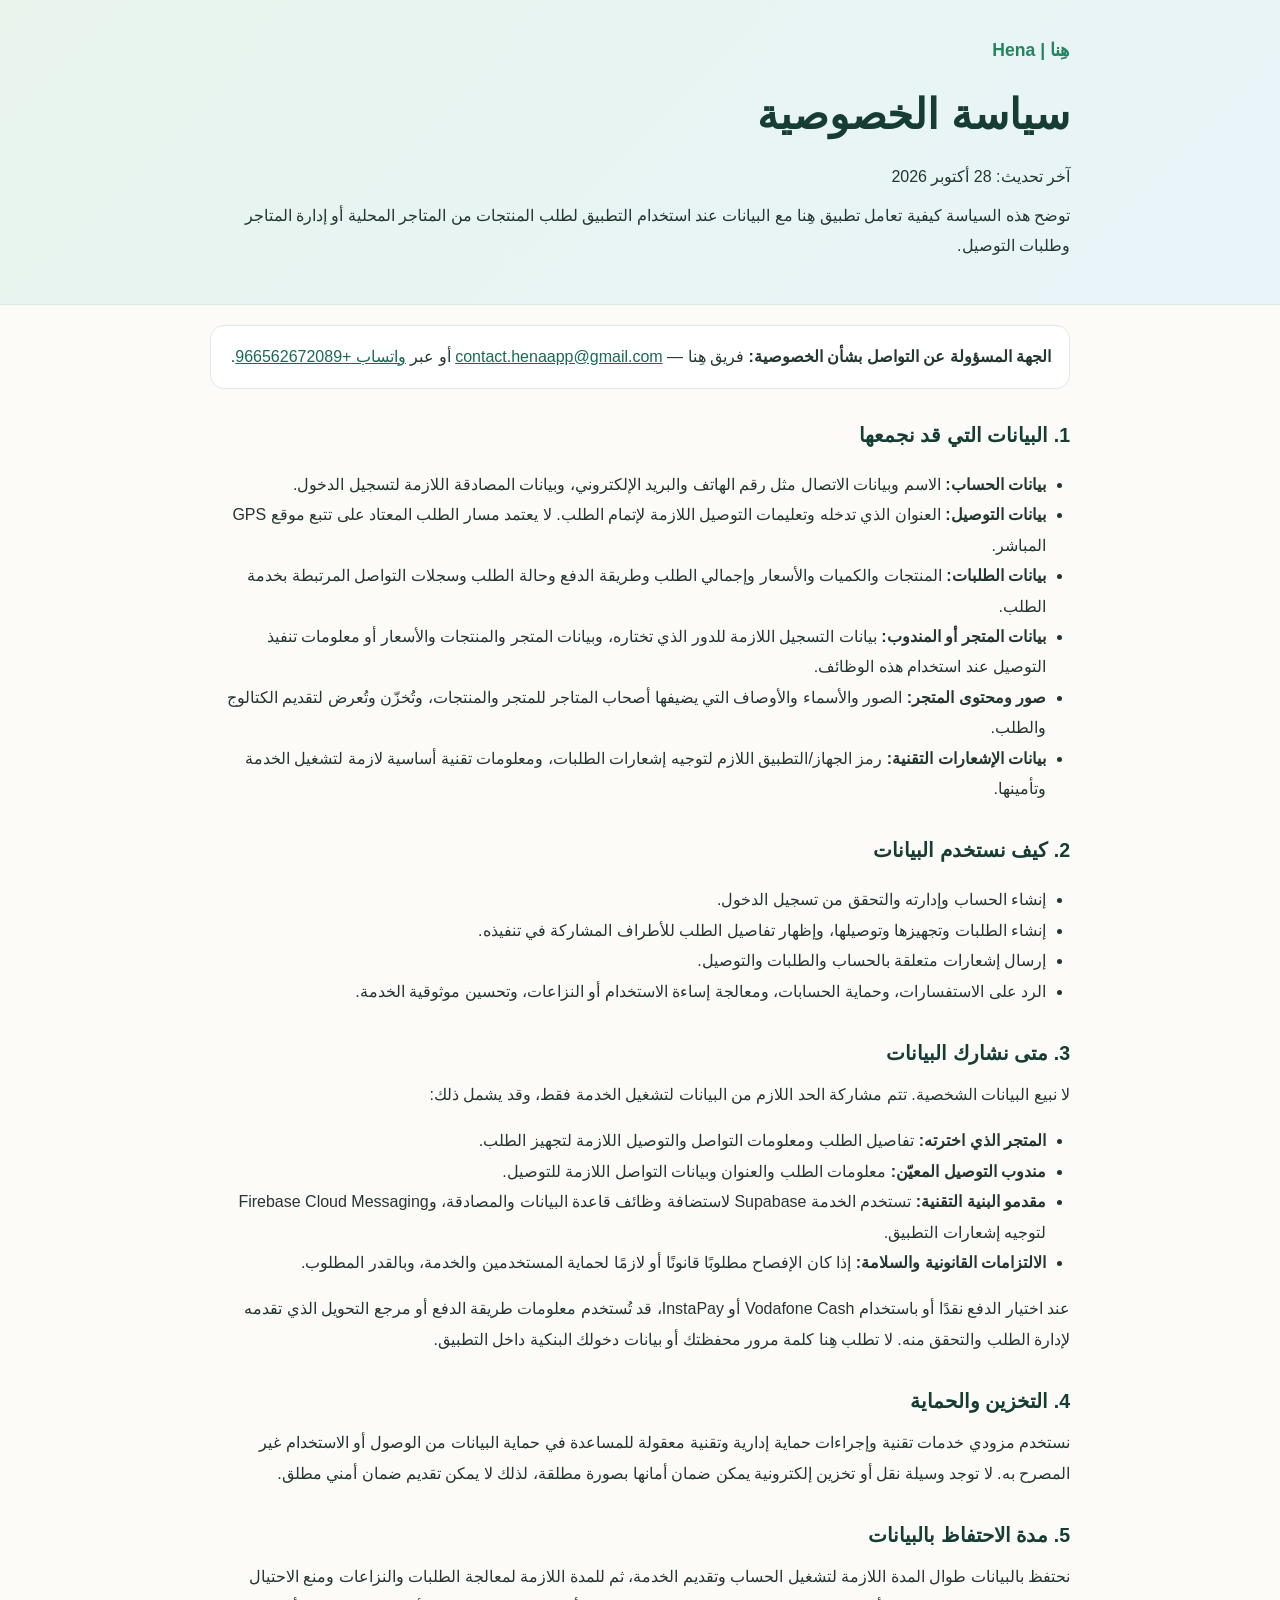
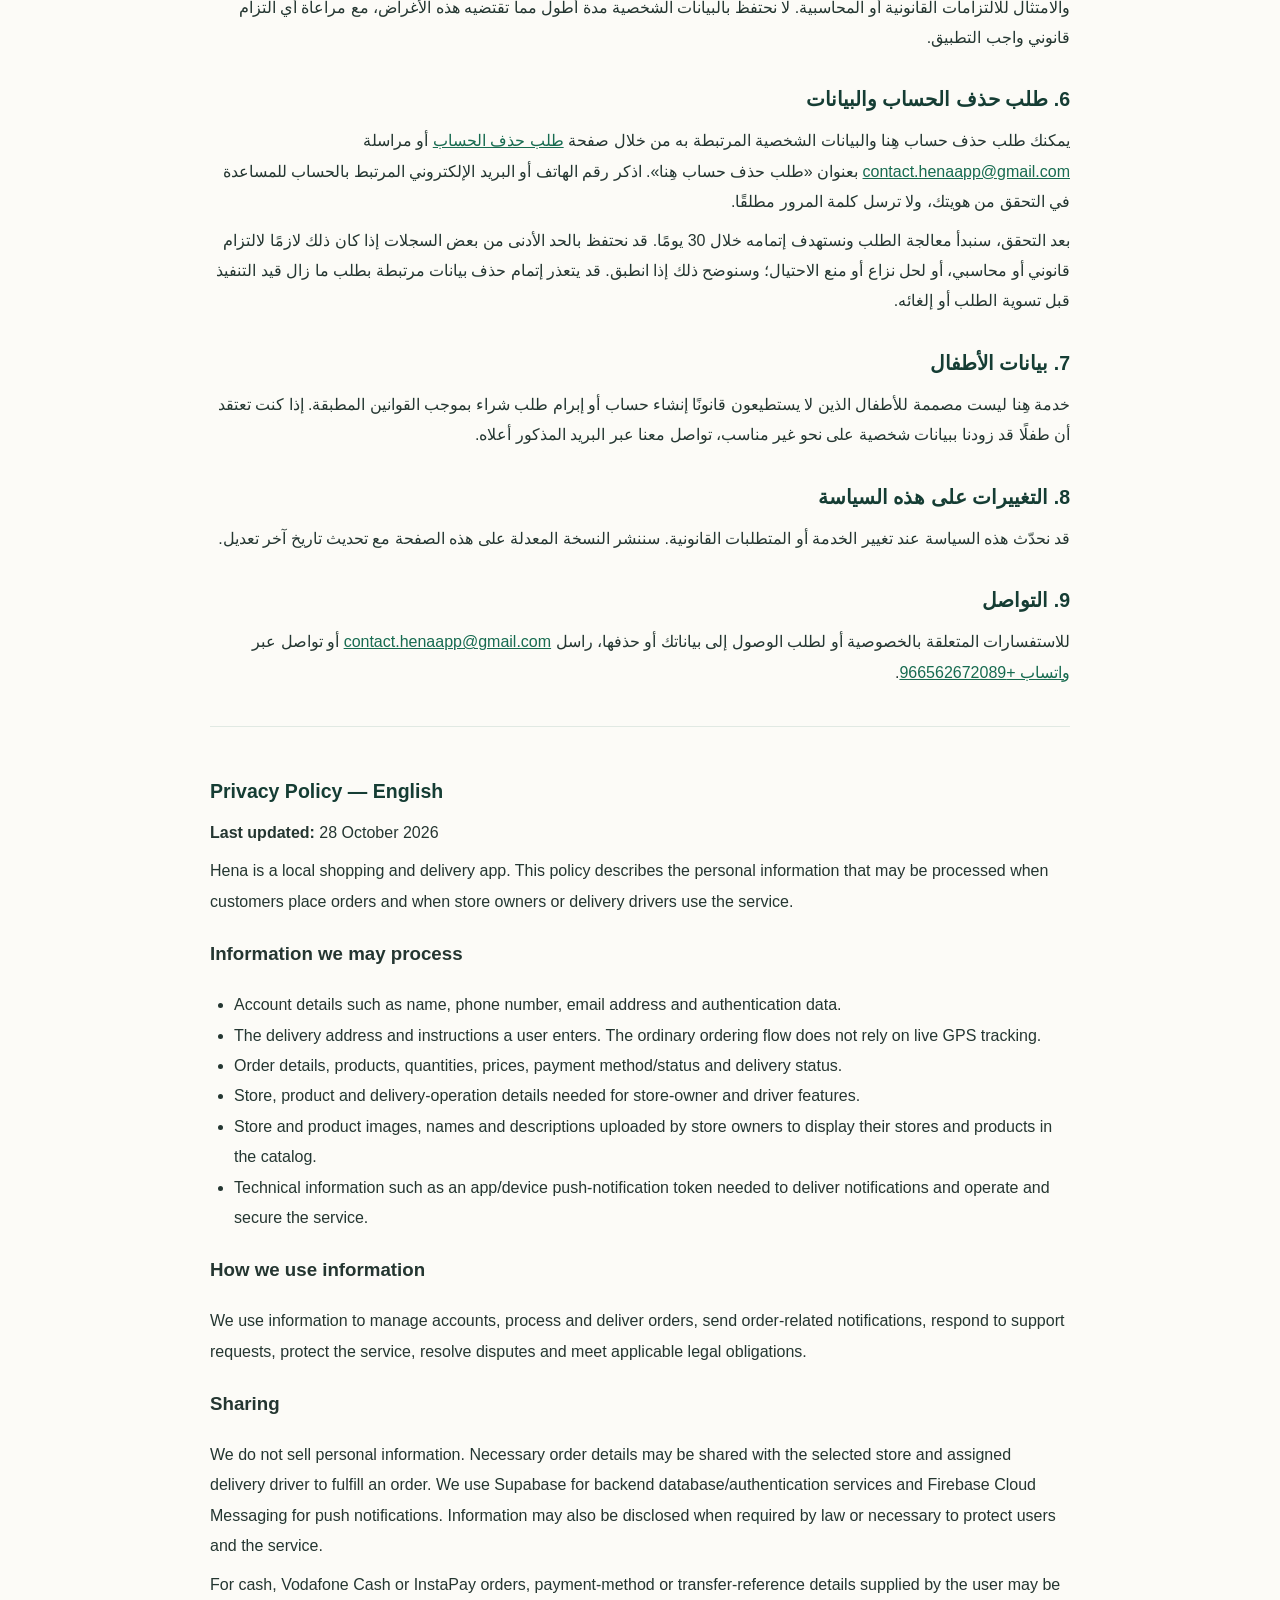
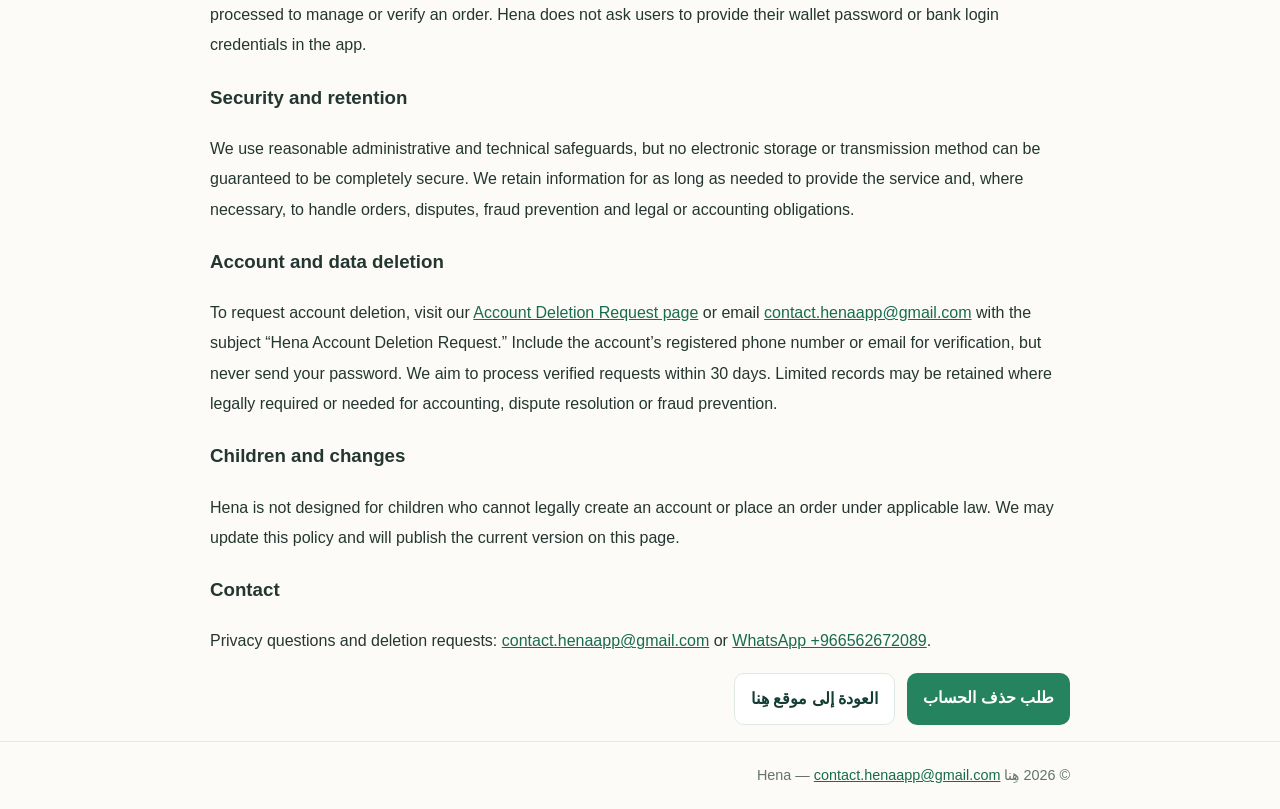
<file: privacy.html>
<!DOCTYPE html>
<html lang="ar" dir="rtl">
<head>
  <meta charset="UTF-8">
  <meta name="viewport" content="width=device-width, initial-scale=1">
  <meta name="description" content="سياسة الخصوصية لتطبيق هِنا Hena.">
  <title>سياسة الخصوصية | هِنا Hena</title>
  <link rel="canonical" href="https://ananbusiness88-hue.github.io/Hena/privacy.html">
  <style>
    :root{--green:#25845f;--dark:#153d34;--blue:#eaf4f8;--paper:#fcfbf7;--text:#243631;--muted:#64736e;--line:#e1e9e3}
    *{box-sizing:border-box}body{margin:0;background:var(--paper);color:var(--text);font-family:Tahoma,Arial,sans-serif;line-height:1.9}
    header{background:linear-gradient(135deg,#e8f4ec,#e9f4fa);border-bottom:1px solid var(--line);padding:34px 20px}
    .wrap{max-width:900px;margin:auto;padding:0 20px}header .wrap{padding:0 20px}
    .brand{font-size:1.1rem;font-weight:700;color:var(--green)}h1{color:var(--dark);font-size:clamp(1.8rem,5vw,2.6rem);margin:8px 0}h2{font-size:1.22rem;color:var(--dark);margin:28px 0 8px}
    p,li{font-size:1rem}p{margin:8px 0}ul{padding-right:24px}main{padding:24px 0 46px}
    .notice{background:#fff;border:1px solid var(--line);border-radius:14px;padding:16px 18px;margin:20px 0}
    a{color:#176b50}a:focus{outline:2px solid var(--green);outline-offset:3px}
    .actions{display:flex;flex-wrap:wrap;gap:12px;margin:16px 0}.btn{display:inline-block;padding:10px 16px;border-radius:10px;text-decoration:none;font-weight:700;background:var(--green);color:#fff}.btn.secondary{background:#fff;color:var(--dark);border:1px solid var(--line)}
    footer{border-top:1px solid var(--line);padding:20px 0;color:var(--muted);font-size:.9rem}
    .en{direction:ltr;text-align:left;border-top:1px solid var(--line);margin-top:38px;padding-top:18px}.en h2,.en h3{direction:ltr;text-align:left}.en ul{padding-left:24px;padding-right:0}
    @media(max-width:600px){header{padding:26px 0}p,li{font-size:.96rem}}
  </style>
</head>
<body>
  <header><div class="wrap">
    <div class="brand">هِنا | Hena</div>
    <h1>سياسة الخصوصية</h1>
    <p>آخر تحديث: 28 أكتوبر 2026</p>
    <p>توضح هذه السياسة كيفية تعامل تطبيق هِنا مع البيانات عند استخدام التطبيق لطلب المنتجات من المتاجر المحلية أو إدارة المتاجر وطلبات التوصيل.</p>
  </div></header>
  <main class="wrap">
    <div class="notice"><strong>الجهة المسؤولة عن التواصل بشأن الخصوصية:</strong> فريق هِنا — <a href="mailto:contact.henaapp@gmail.com">contact.henaapp@gmail.com</a> أو عبر <a href="https://wa.me/966562672089" target="_blank" rel="noopener noreferrer">واتساب +966562672089</a>.</div>

    <h2>1. البيانات التي قد نجمعها</h2>
    <ul>
      <li><strong>بيانات الحساب:</strong> الاسم وبيانات الاتصال مثل رقم الهاتف والبريد الإلكتروني، وبيانات المصادقة اللازمة لتسجيل الدخول.</li>
      <li><strong>بيانات التوصيل:</strong> العنوان الذي تدخله وتعليمات التوصيل اللازمة لإتمام الطلب. لا يعتمد مسار الطلب المعتاد على تتبع موقع GPS المباشر.</li>
      <li><strong>بيانات الطلبات:</strong> المنتجات والكميات والأسعار وإجمالي الطلب وطريقة الدفع وحالة الطلب وسجلات التواصل المرتبطة بخدمة الطلب.</li>
      <li><strong>بيانات المتجر أو المندوب:</strong> بيانات التسجيل اللازمة للدور الذي تختاره، وبيانات المتجر والمنتجات والأسعار أو معلومات تنفيذ التوصيل عند استخدام هذه الوظائف.</li>
      <li><strong>صور ومحتوى المتجر:</strong> الصور والأسماء والأوصاف التي يضيفها أصحاب المتاجر للمتجر والمنتجات، وتُخزّن وتُعرض لتقديم الكتالوج والطلب.</li>
      <li><strong>بيانات الإشعارات التقنية:</strong> رمز الجهاز/التطبيق اللازم لتوجيه إشعارات الطلبات، ومعلومات تقنية أساسية لازمة لتشغيل الخدمة وتأمينها.</li>
    </ul>

    <h2>2. كيف نستخدم البيانات</h2>
    <ul>
      <li>إنشاء الحساب وإدارته والتحقق من تسجيل الدخول.</li>
      <li>إنشاء الطلبات وتجهيزها وتوصيلها، وإظهار تفاصيل الطلب للأطراف المشاركة في تنفيذه.</li>
      <li>إرسال إشعارات متعلقة بالحساب والطلبات والتوصيل.</li>
      <li>الرد على الاستفسارات، وحماية الحسابات، ومعالجة إساءة الاستخدام أو النزاعات، وتحسين موثوقية الخدمة.</li>
    </ul>

    <h2>3. متى نشارك البيانات</h2>
    <p>لا نبيع البيانات الشخصية. تتم مشاركة الحد اللازم من البيانات لتشغيل الخدمة فقط، وقد يشمل ذلك:</p>
    <ul>
      <li><strong>المتجر الذي اخترته:</strong> تفاصيل الطلب ومعلومات التواصل والتوصيل اللازمة لتجهيز الطلب.</li>
      <li><strong>مندوب التوصيل المعيّن:</strong> معلومات الطلب والعنوان وبيانات التواصل اللازمة للتوصيل.</li>
      <li><strong>مقدمو البنية التقنية:</strong> تستخدم الخدمة Supabase لاستضافة وظائف قاعدة البيانات والمصادقة، وFirebase Cloud Messaging لتوجيه إشعارات التطبيق.</li>
      <li><strong>الالتزامات القانونية والسلامة:</strong> إذا كان الإفصاح مطلوبًا قانونًا أو لازمًا لحماية المستخدمين والخدمة، وبالقدر المطلوب.</li>
    </ul>
    <p>عند اختيار الدفع نقدًا أو باستخدام Vodafone Cash أو InstaPay، قد تُستخدم معلومات طريقة الدفع أو مرجع التحويل الذي تقدمه لإدارة الطلب والتحقق منه. لا تطلب هِنا كلمة مرور محفظتك أو بيانات دخولك البنكية داخل التطبيق.</p>

    <h2>4. التخزين والحماية</h2>
    <p>نستخدم مزودي خدمات تقنية وإجراءات حماية إدارية وتقنية معقولة للمساعدة في حماية البيانات من الوصول أو الاستخدام غير المصرح به. لا توجد وسيلة نقل أو تخزين إلكترونية يمكن ضمان أمانها بصورة مطلقة، لذلك لا يمكن تقديم ضمان أمني مطلق.</p>

    <h2>5. مدة الاحتفاظ بالبيانات</h2>
    <p>نحتفظ بالبيانات طوال المدة اللازمة لتشغيل الحساب وتقديم الخدمة، ثم للمدة اللازمة لمعالجة الطلبات والنزاعات ومنع الاحتيال والامتثال للالتزامات القانونية أو المحاسبية. لا نحتفظ بالبيانات الشخصية مدة أطول مما تقتضيه هذه الأغراض، مع مراعاة أي التزام قانوني واجب التطبيق.</p>

    <h2 id="delete-account">6. طلب حذف الحساب والبيانات</h2>
    <p>يمكنك طلب حذف حساب هِنا والبيانات الشخصية المرتبطة به من خلال صفحة <a href="delete-account.html?v=20261028-2">طلب حذف الحساب</a> أو مراسلة <a href="mailto:contact.henaapp@gmail.com?subject=Hena%20Account%20Deletion%20Request">contact.henaapp@gmail.com</a> بعنوان «طلب حذف حساب هِنا». اذكر رقم الهاتف أو البريد الإلكتروني المرتبط بالحساب للمساعدة في التحقق من هويتك، ولا ترسل كلمة المرور مطلقًا.</p>
    <p>بعد التحقق، سنبدأ معالجة الطلب ونستهدف إتمامه خلال 30 يومًا. قد نحتفظ بالحد الأدنى من بعض السجلات إذا كان ذلك لازمًا لالتزام قانوني أو محاسبي، أو لحل نزاع أو منع الاحتيال؛ وسنوضح ذلك إذا انطبق. قد يتعذر إتمام حذف بيانات مرتبطة بطلب ما زال قيد التنفيذ قبل تسوية الطلب أو إلغائه.</p>

    <h2>7. بيانات الأطفال</h2>
    <p>خدمة هِنا ليست مصممة للأطفال الذين لا يستطيعون قانونًا إنشاء حساب أو إبرام طلب شراء بموجب القوانين المطبقة. إذا كنت تعتقد أن طفلًا قد زودنا ببيانات شخصية على نحو غير مناسب، تواصل معنا عبر البريد المذكور أعلاه.</p>

    <h2>8. التغييرات على هذه السياسة</h2>
    <p>قد نحدّث هذه السياسة عند تغيير الخدمة أو المتطلبات القانونية. سننشر النسخة المعدلة على هذه الصفحة مع تحديث تاريخ آخر تعديل.</p>

    <h2>9. التواصل</h2>
    <p>للاستفسارات المتعلقة بالخصوصية أو لطلب الوصول إلى بياناتك أو حذفها، راسل <a href="mailto:contact.henaapp@gmail.com">contact.henaapp@gmail.com</a> أو تواصل عبر <a href="https://wa.me/966562672089" target="_blank" rel="noopener noreferrer">واتساب +966562672089</a>.</p>

    <section class="en" lang="en" dir="ltr" aria-label="English privacy policy">
      <h2>Privacy Policy — English</h2>
      <p><strong>Last updated:</strong> 28 October 2026</p>
      <p>Hena is a local shopping and delivery app. This policy describes the personal information that may be processed when customers place orders and when store owners or delivery drivers use the service.</p>
      <h3>Information we may process</h3>
      <ul>
        <li>Account details such as name, phone number, email address and authentication data.</li>
        <li>The delivery address and instructions a user enters. The ordinary ordering flow does not rely on live GPS tracking.</li>
        <li>Order details, products, quantities, prices, payment method/status and delivery status.</li>
        <li>Store, product and delivery-operation details needed for store-owner and driver features.</li>
        <li>Store and product images, names and descriptions uploaded by store owners to display their stores and products in the catalog.</li>
        <li>Technical information such as an app/device push-notification token needed to deliver notifications and operate and secure the service.</li>
      </ul>
      <h3>How we use information</h3>
      <p>We use information to manage accounts, process and deliver orders, send order-related notifications, respond to support requests, protect the service, resolve disputes and meet applicable legal obligations.</p>
      <h3>Sharing</h3>
      <p>We do not sell personal information. Necessary order details may be shared with the selected store and assigned delivery driver to fulfill an order. We use Supabase for backend database/authentication services and Firebase Cloud Messaging for push notifications. Information may also be disclosed when required by law or necessary to protect users and the service.</p>
      <p>For cash, Vodafone Cash or InstaPay orders, payment-method or transfer-reference details supplied by the user may be processed to manage or verify an order. Hena does not ask users to provide their wallet password or bank login credentials in the app.</p>
      <h3>Security and retention</h3>
      <p>We use reasonable administrative and technical safeguards, but no electronic storage or transmission method can be guaranteed to be completely secure. We retain information for as long as needed to provide the service and, where necessary, to handle orders, disputes, fraud prevention and legal or accounting obligations.</p>
      <h3>Account and data deletion</h3>
      <p>To request account deletion, visit our <a href="delete-account.html?v=20261028-2">Account Deletion Request page</a> or email <a href="mailto:contact.henaapp@gmail.com?subject=Hena%20Account%20Deletion%20Request">contact.henaapp@gmail.com</a> with the subject “Hena Account Deletion Request.” Include the account’s registered phone number or email for verification, but never send your password. We aim to process verified requests within 30 days. Limited records may be retained where legally required or needed for accounting, dispute resolution or fraud prevention.</p>
      <h3>Children and changes</h3>
      <p>Hena is not designed for children who cannot legally create an account or place an order under applicable law. We may update this policy and will publish the current version on this page.</p>
      <h3>Contact</h3>
      <p>Privacy questions and deletion requests: <a href="mailto:contact.henaapp@gmail.com">contact.henaapp@gmail.com</a> or <a href="https://wa.me/966562672089" target="_blank" rel="noopener noreferrer">WhatsApp +966562672089</a>.</p>
    </section>
    <div class="actions">
      <a class="btn" href="delete-account.html?v=20261028-2">طلب حذف الحساب</a>
      <a class="btn secondary" href="./?v=20261028-2">العودة إلى موقع هِنا</a>
    </div>
  </main>
  <footer><div class="wrap">© 2026 هِنا Hena — <a href="mailto:contact.henaapp@gmail.com">contact.henaapp@gmail.com</a></div></footer>
</body>
</html>
</file>
<file: style-v2.css>
*{box-sizing:border-box;margin:0;padding:0}
:root{--pearl:#fcfbf7;--white:#fff;--green:#2d956d;--dark:#123b35;--blue:#82b9df;--orange:#ef9b55;--text:#12323b;--muted:#60716f;--line:#e8eee9;--shadow:0 16px 45px rgba(31,78,61,.10);--font:'Cairo',sans-serif}
html{scroll-behavior:smooth}body{font-family:var(--font);color:var(--text);background:var(--pearl);line-height:1.5;overflow-x:hidden}
body:before{content:"";position:fixed;inset:0;z-index:-1;pointer-events:none;opacity:.22;background-image:url("data:image/svg+xml,%3Csvg xmlns='http://www.w3.org/2000/svg' width='280' height='280' viewBox='0 0 280 280'%3E%3Cg fill='none' stroke='%236aa887' stroke-width='2' opacity='.55'%3E%3Cpath d='M20 58c25-27 49-20 60-2-22 2-43 13-60 2Z'/%3E%3Cpath d='M51 56C40 73 30 88 19 103'/%3E%3Cpath d='M215 38c21-21 40-15 48-1-18 2-32 9-48 1Z'/%3E%3Cpath d='M239 38c-9 12-19 23-29 35'/%3E%3Cpath d='M175 221c18-23 37-17 46-2-17 2-31 10-46 2Z'/%3E%3Cpath d='M199 220c-10 14-19 25-30 36'/%3E%3Cpath d='M38 235c13-17 29-13 36-2-13 1-24 7-36 2Z'/%3E%3Cpath d='M55 234c-7 10-14 18-21 26'/%3E%3C/g%3E%3C/svg%3E");background-size:280px 280px}
a{text-decoration:none;color:inherit}.navbar{position:fixed;top:0;left:0;right:0;z-index:100;background:rgba(255,255,255,.9);backdrop-filter:blur(14px);box-shadow:0 5px 25px rgba(27,69,54,.06)}
.nav-inner{height:72px;max-width:1120px;margin:auto;padding:0 22px;display:flex;align-items:center;gap:30px}.brand{font-size:34px;font-weight:800;color:var(--green);letter-spacing:-2px}.nav-links{display:flex;gap:42px;align-items:center;flex:1;justify-content:center}.nav-links a{font-size:14px;font-weight:700}.nav-links a:hover{color:var(--green)}
.btn{border:0;border-radius:999px;padding:12px 24px;font:700 14px var(--font);cursor:pointer;transition:.25s;display:inline-flex;align-items:center;justify-content:center;gap:7px}.btn-primary{background:var(--green);color:#fff;box-shadow:0 10px 25px rgba(45,149,109,.18)}.btn-primary:hover{transform:translateY(-2px);background:#257f5d}.btn-secondary{background:#fff;border:1px solid var(--green);color:var(--green)}.btn-large{padding:15px 34px;font-size:16px}.hamburger{display:none;background:none;border:0}.hamburger i{display:block;width:24px;height:3px;background:var(--dark);margin:4px;border-radius:5px}
.hero{padding:105px 20px 20px}.hero-inner{max-width:1120px;min-height:475px;margin:auto;display:grid;grid-template-columns:1.05fr .95fr;gap:10px;align-items:center}.hero-copy{order:2;padding:0 20px 10px 0}.hero-logo{font-size:76px;line-height:1;color:var(--green);font-weight:800;margin-bottom:8px}.hero h1{font-size:47px;line-height:1.2;color:#102d3b;font-weight:800;margin-bottom:13px}.hero-copy>p{font-size:17px;color:var(--muted);margin-bottom:20px}.hero-actions{display:flex;align-items:center;gap:18px}.qr-wrap{display:flex;align-items:center;gap:8px;background:#fff;padding:6px 9px;border-radius:14px;box-shadow:var(--shadow)}.qr{width:76px;height:76px;display:block}.qr-wrap small{font-size:10px;line-height:1.45;text-align:center}.downloads{margin-top:12px;display:flex;align-items:center;gap:8px;color:#445b5a;font-size:15px}.downloads strong{color:#172f39}.avatars{display:flex;direction:ltr}.avatars b{width:27px;height:27px;border-radius:50%;background:#e7e7e7;border:2px solid #fff;display:grid;place-items:center;margin-left:-7px;font-size:9px;color:#456}.hero-art{order:1;height:470px;position:relative}.phone{position:absolute;width:205px;height:395px;background:#121819;border:7px solid #101516;border-radius:35px;box-shadow:0 24px 35px rgba(0,0,0,.22);padding:6px}.phone-one{right:190px;top:45px;transform:rotate(7deg);z-index:2}.phone-two{right:55px;top:80px;transform:rotate(12deg);z-index:1}.speaker{position:absolute;top:5px;left:50%;transform:translateX(-50%);width:66px;height:18px;border-radius:0 0 13px 13px;background:#0b0d0d;z-index:3}.phone-screen{height:100%;border-radius:25px;background:#f8faf8;overflow:hidden;padding:22px 9px 8px;color:#203b3a;font-size:9px}.screen-top,.screen-title{display:flex;justify-content:space-between;align-items:center;font-weight:800;font-size:12px;padding:3px 5px 10px}.promo{background:linear-gradient(135deg,#2d956d,#58b788);color:#fff;border-radius:12px;padding:12px;font-weight:800;font-size:12px;line-height:1.35;margin-bottom:10px}.mini-cats{display:flex;justify-content:space-between;background:#fff;border-radius:10px;padding:7px;margin-bottom:8px}.mini-cats b{font-size:17px}.product-row,.order-item{display:flex;align-items:center;gap:7px;background:#fff;border-radius:9px;padding:8px;margin:5px 0;box-shadow:0 3px 9px rgba(0,0,0,.04)}.product-row span,.order-item>span{font-size:22px}.product-row em{font-style:normal;flex:1}.product-row strong{color:var(--green)}.bottom-nav{position:absolute;bottom:10px;left:8px;right:8px;background:#fff;padding:7px;border-radius:10px;text-align:center;color:var(--green)}.tabs{display:flex;gap:10px;background:#eef4f0;padding:5px;border-radius:10px;margin-bottom:10px}.tabs b{background:var(--green);color:#fff;padding:4px 8px;border-radius:8px}.order-item div{font-weight:700;flex:1}.order-item small{display:block;color:#6d7b78;font-weight:400}.order-total{background:var(--green);color:#fff;border-radius:10px;padding:9px;text-align:center;font-weight:800;margin-top:10px}.grocery-bag{position:absolute;bottom:0;left:12px;width:210px;height:190px;background:linear-gradient(150deg,#e9c995,#d9ad70);clip-path:polygon(10% 4%,90% 4%,100% 100%,0 100%);z-index:0;display:flex;align-items:flex-end;justify-content:center;padding-bottom:30px;box-shadow:var(--shadow);font-size:30px;color:var(--green);font-weight:800}.grocery-bag i{position:absolute;font-style:normal;font-size:45px;top:-35px}.grocery-bag i:nth-child(2){left:20px}.grocery-bag i:nth-child(3){right:18px}.grocery-bag i:nth-child(4){left:75px;top:-42px}.leaf{position:absolute;width:120px;height:55px;border:2px solid #8bb8a2;border-radius:100% 0 100% 0;opacity:.2;transform:rotate(-30deg)}.leaf-a{left:0;top:20px}.leaf-b{right:0;bottom:50px;transform:rotate(25deg)}
.benefit-bar{max-width:1120px;margin:0 auto 10px;background:rgba(255,255,255,.9);border:1px solid #eef1ed;border-radius:22px;box-shadow:0 10px 28px rgba(42,83,66,.06);display:grid;grid-template-columns:repeat(3,1fr);overflow:hidden}.benefit-bar>div{padding:12px 25px;display:flex;justify-content:center;align-items:center;gap:12px;position:relative}.benefit-bar>div+div:before{content:"";position:absolute;right:0;height:50px;border-right:1px solid #dce4df}.benefit-icon{width:46px;height:46px;border-radius:50%;display:grid;place-items:center;color:#fff;font-size:22px}.benefit-icon.green{background:#42a57b}.benefit-icon.blue{background:#76b7e1}.benefit-icon.orange{background:#f0a15f}.benefit-bar article{display:flex;flex-direction:column}.benefit-bar strong{font-size:19px}.benefit-bar small{color:var(--muted);font-size:11px}
.services,.how{max-width:1120px;margin:auto;padding:26px 20px 30px}.section-head{text-align:center;margin-bottom:18px}.section-head h2{font-size:28px;font-weight:800;color:#102f3c}.section-head p{font-size:13px;color:var(--muted)}.category-grid{display:grid;grid-template-columns:repeat(6,1fr);gap:10px}.category{height:125px;border-radius:12px;display:flex;flex-direction:column;align-items:center;justify-content:center;gap:3px;text-align:center;border:1px solid rgba(255,255,255,.8);box-shadow:0 8px 20px rgba(34,71,57,.05)}.category span{font-size:39px;line-height:1}.category strong{font-size:14px}.category small{font-size:10px;color:#667875}.c-green{background:#dff0e7}.c-lightgreen{background:#e9f3df}.c-peach{background:#f8e7d9}.c-blue{background:#e2f0f8}.c-cream{background:#f5ead5}.c-yellow{background:#f8edc8}
.how{padding-top:15px}.steps{display:grid;grid-template-columns:1fr 90px 1fr 90px 1fr;align-items:center;direction:rtl}.step{text-align:center;position:relative}.step-no{position:absolute;top:0;right:calc(50% - 48px);background:#6ca9ca;color:#fff;border-radius:50%;font-size:10px;font-weight:800;width:25px;height:25px;display:grid;place-items:center}.step-icon{width:58px;height:58px;border-radius:50%;display:grid;place-items:center;color:#fff;font-size:24px;margin:0 auto 8px}.step-icon.green{background:#39a176}.step-icon.blue{background:#74b5df}.step-icon.orange{background:#ef9952}.step h3{font-size:18px}.step p{font-size:11px;color:var(--muted)}.connector{border-top:3px dotted #83abc1}
.partners{max-width:1120px;margin:auto;padding:5px 20px 35px;display:grid;grid-template-columns:1fr 1fr;gap:12px}.partner-card{min-height:185px;border-radius:20px;display:grid;grid-template-columns:1fr 1fr;overflow:hidden}.merchant{background:#e8f5e6}.driver{background:#e3f1fa}.partner-copy{padding:18px 18px}.partner-copy h2{font-size:20px;line-height:1.35;color:#18734f;margin-bottom:7px}.driver .partner-copy h2{color:#26739a}.partner-copy ul{list-style:none;font-size:10px;color:#45605b;line-height:1.8}.partner-copy li:before{content:"✓";display:inline-grid;place-items:center;width:15px;height:15px;border-radius:50%;background:#48a67b;color:#fff;font-size:9px;margin-left:5px}.driver .partner-copy li:before{background:#63a9d3}.partner-copy .btn{font-size:11px;padding:7px 18px;margin-top:5px}.blue-btn{border-color:#63a9d3;color:#347da8}.partner-illustration{position:relative;display:flex;align-items:flex-end;justify-content:center;overflow:hidden}.shop-illus{background:radial-gradient(circle at 50% 75%,#fff 0 28%,transparent 29%),linear-gradient(150deg,#e4f1d9,#cce5c8)}.awning{position:absolute;top:28px;width:120px;height:40px;background:repeating-linear-gradient(90deg,#ef6256 0 20px,#fff 20px 40px);border-radius:10px 10px 0 0}.shop-window{width:125px;height:75px;background:#fff;border:5px solid #d0a56b;color:var(--green);display:grid;place-items:center;font-size:25px;font-weight:800;margin-bottom:25px}.plant{position:absolute;bottom:5px;left:12px;font-size:40px}.driver-illus{background:radial-gradient(circle at 75% 90%,#b8d8ed 0 38%,transparent 39%),linear-gradient(150deg,#dff0fb,#cce6f5)}.rider{font-size:85px;z-index:2;margin-bottom:32px}.bike{position:absolute;right:20px;bottom:6px;font-size:70px}.box{position:absolute;right:62px;bottom:45px;background:#2d956d;color:#fff;font-weight:800;padding:7px 10px;border-radius:6px;z-index:3}
.final-cta{margin-top:0;padding:40px 20px;text-align:center;background:linear-gradient(135deg,#143f36,#2d956d);color:#fff}.final-cta h2{font-size:34px;color:#fff;line-height:1.25;margin-bottom:18px}.final-cta .btn{background:#fff;color:#287b5b}
footer{background:#102e2a;color:#dbe7e2;padding:22px}.footer-inner{max-width:1120px;margin:auto;display:flex;align-items:center;gap:25px;flex-wrap:wrap;font-size:12px}.footer-inner strong{font-size:28px;color:#5fc08e}.footer-inner a{color:#b9d9ca}.footer-inner small{margin-right:auto;color:#82958f}
@media(max-width:850px){.nav-links{display:none}.nav-download{display:none}.hamburger{display:block;margin-right:auto}.hero-inner{grid-template-columns:1fr}.hero-copy{order:1;text-align:center;padding:0}.hero-logo{font-size:58px}.hero h1{font-size:37px}.hero-actions{justify-content:center}.downloads{justify-content:center}.hero-art{order:2;height:410px;transform:scale(.9);transform-origin:center top}.benefit-bar{margin:0 15px;grid-template-columns:1fr}.benefit-bar>div{padding:10px}.benefit-bar>div+div:before{display:none}.category-grid{grid-template-columns:repeat(3,1fr)}.partners{grid-template-columns:1fr}.steps{grid-template-columns:1fr;gap:18px}.connector{width:50px;margin:auto;transform:rotate(90deg)}}
@media(max-width:520px){.hero{padding-top:92px}.hero h1{font-size:30px}.hero-copy>p{font-size:13px}.hero-actions{flex-direction:column}.qr-wrap{order:2}.hero-art{transform:scale(.72);height:315px;margin-top:-25px}.phone-one{right:calc(50% - 85px)}.phone-two{right:calc(50% + 40px);top:75px}.grocery-bag{left:calc(50% - 150px);transform:scale(.8);transform-origin:bottom left}.category-grid{grid-template-columns:repeat(2,1fr)}.category{height:120px}.partner-card{grid-template-columns:1fr}.partner-illustration{min-height:140px}.footer-inner{justify-content:center;text-align:center}.footer-inner small{margin:0;width:100%}}

/* ---- v1.0.3 download hub additions ---- */
.qr-wrap a.qr{display:block;line-height:0;border-radius:10px;overflow:hidden}
.qr-wrap a.qr img{width:76px;height:76px;display:block}
.build-meta{margin-top:14px;font-size:12.5px;color:var(--muted)}
.build-meta strong{color:var(--green);font-weight:800}
.final-cta .cta-note{margin:14px 0 0;font-size:13px;opacity:.85}
.final-cta .cta-backup{display:inline-block;margin-top:10px;font-size:12px;color:#cfe8dc;text-decoration:underline;text-underline-offset:3px}
.final-cta .cta-backup:hover{color:#fff}
</file>
